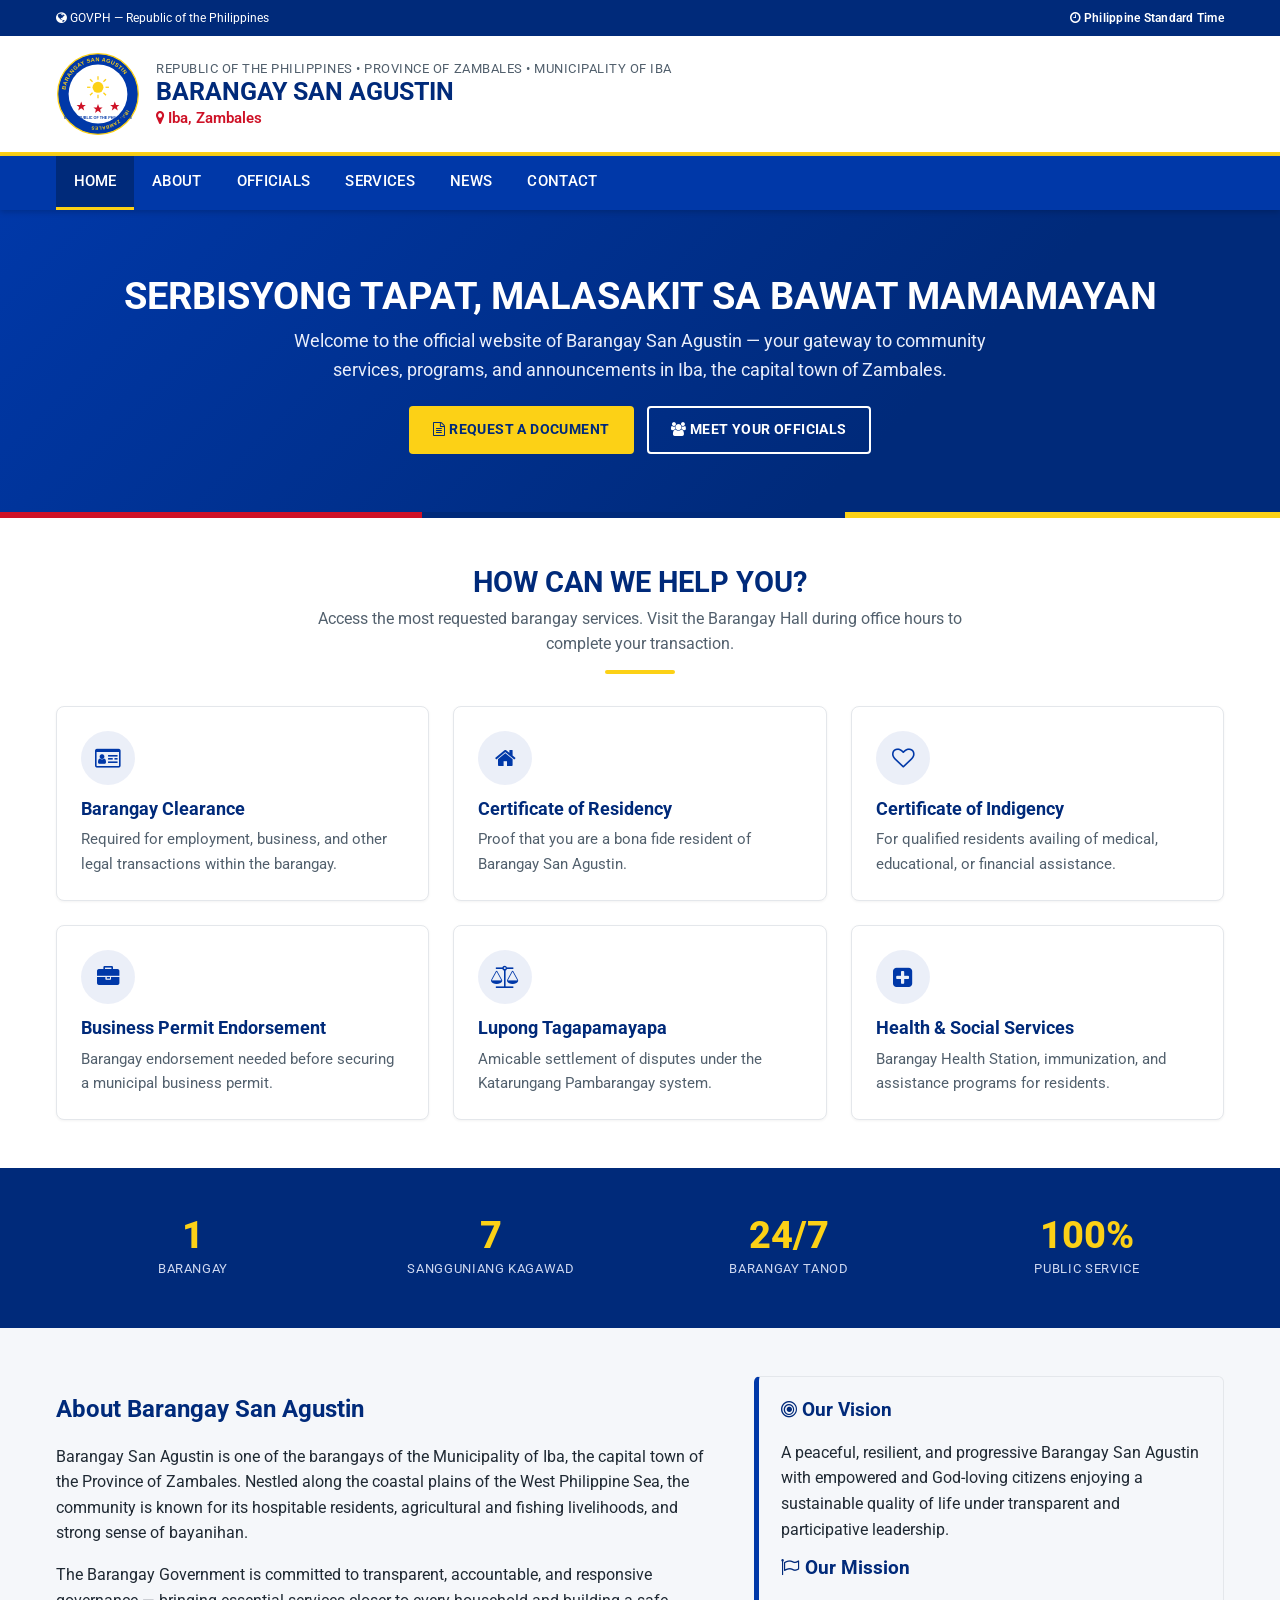
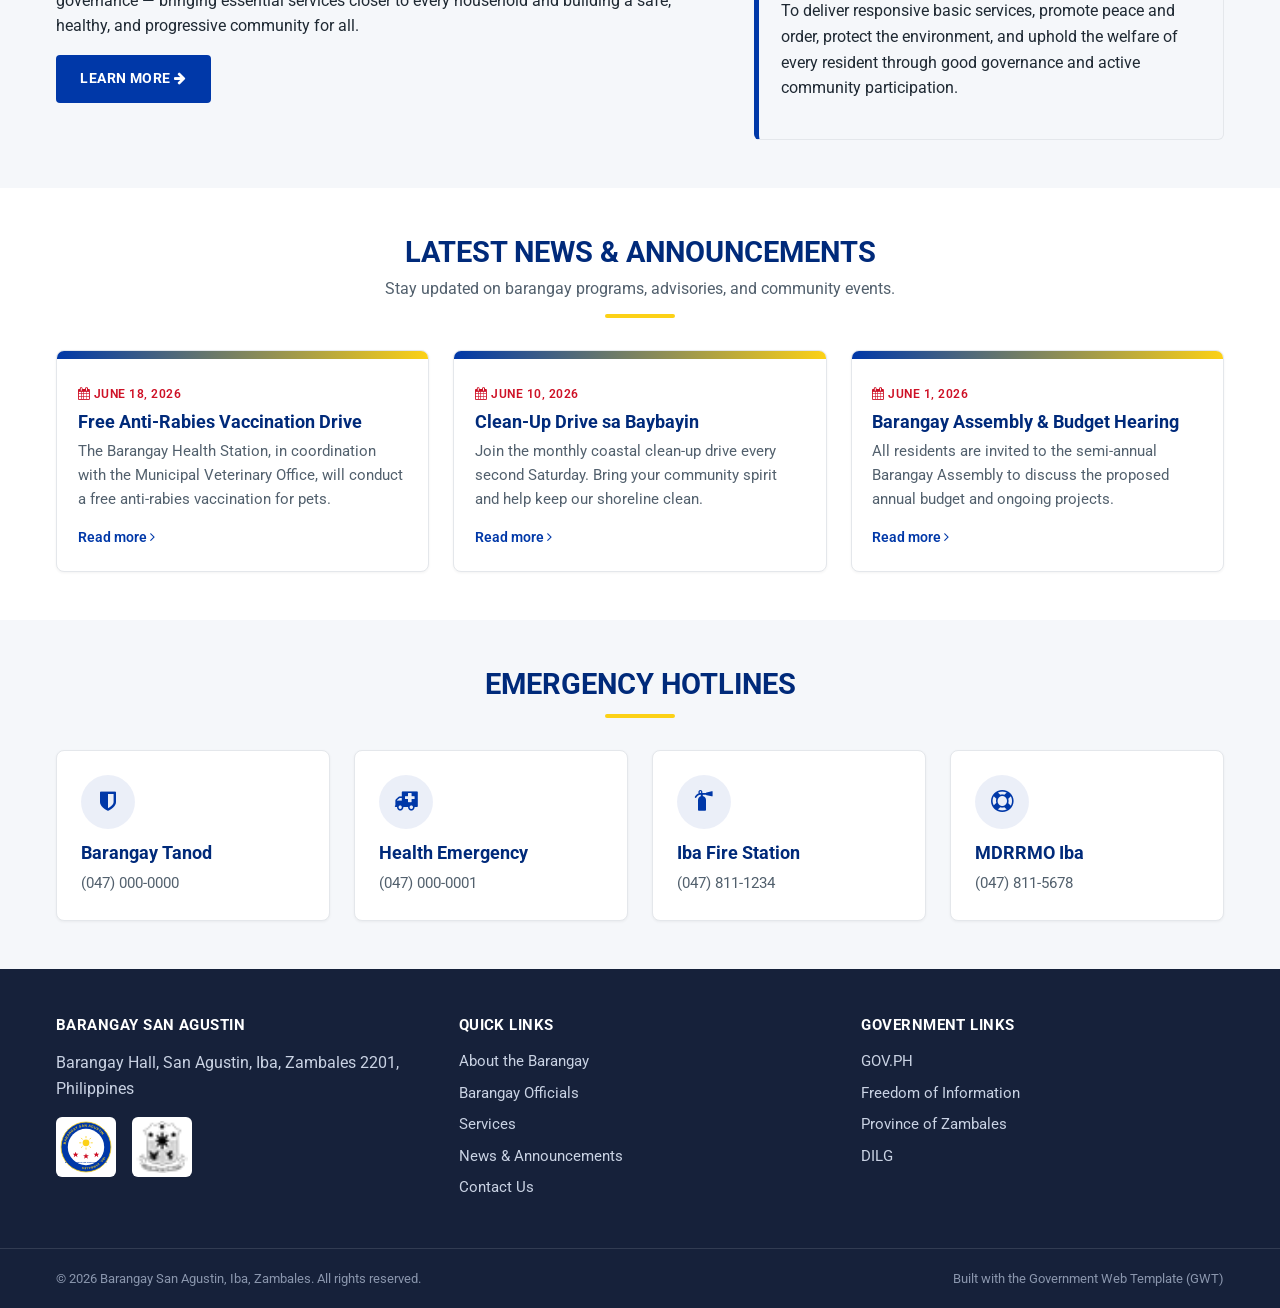
<file: barangay-san-agustin/index.html>
<!DOCTYPE html>
<html lang="en">
<head>
  <meta charset="utf-8">
  <meta name="viewport" content="width=device-width, initial-scale=1">
  <title>Barangay San Agustin, Iba, Zambales — Official Website</title>
  <meta name="description" content="Official website of Barangay San Agustin, Iba, Zambales. Serbisyong tapat, malasakit sa bawat mamamayan.">
  <link rel="icon" href="assets/img/favicon.ico">
  <link rel="stylesheet" href="https://cdnjs.cloudflare.com/ajax/libs/font-awesome/4.7.0/css/font-awesome.min.css">
  <link rel="stylesheet" href="https://fonts.googleapis.com/css?family=Roboto:300,400,500,700,800">
  <link rel="stylesheet" href="assets/css/site.css">
</head>
<body>

  <!-- Government utility strip -->
  <div class="gov-strip">
    <div class="container">
      <span><i class="fa fa-globe"></i> GOVPH &mdash; Republic of the Philippines</span>
      <span class="pst"><i class="fa fa-clock-o"></i> Philippine Standard Time</span>
    </div>
  </div>

  <!-- Masthead -->
  <header class="masthead">
    <div class="container">
      <div class="seal"><img src="assets/img/barangay-seal.svg" alt="Seal of Barangay San Agustin"></div>
      <div class="titles">
        <p class="republic">Republic of the Philippines &bull; Province of Zambales &bull; Municipality of Iba</p>
        <h1 class="agency">Barangay San Agustin</h1>
        <p class="place"><i class="fa fa-map-marker"></i> Iba, Zambales</p>
      </div>
    </div>
  </header>

  <!-- Navigation -->
  <nav class="navbar">
    <div class="container">
      <button class="nav-toggle" aria-label="Toggle menu" onclick="document.getElementById('menu').classList.toggle('open')"><i class="fa fa-bars"></i></button>
      <ul id="menu">
        <li><a class="active" href="index.html">Home</a></li>
        <li><a href="about.html">About</a></li>
        <li><a href="officials.html">Officials</a></li>
        <li><a href="services.html">Services</a></li>
        <li><a href="news.html">News</a></li>
        <li><a href="contact.html">Contact</a></li>
      </ul>
    </div>
  </nav>

  <!-- Hero -->
  <section class="hero">
    <div class="container">
      <h1>Serbisyong Tapat, Malasakit sa Bawat Mamamayan</h1>
      <p>Welcome to the official website of Barangay San Agustin &mdash; your gateway to community services, programs, and announcements in Iba, the capital town of Zambales.</p>
      <div class="btn-row">
        <a class="btn" href="services.html"><i class="fa fa-file-text-o"></i> Request a Document</a>
        <a class="btn btn-outline" href="officials.html"><i class="fa fa-users"></i> Meet Your Officials</a>
      </div>
    </div>
  </section>

  <!-- Quick services -->
  <section class="section">
    <div class="container">
      <div class="section-head">
        <h2>How Can We Help You?</h2>
        <p class="lead">Access the most requested barangay services. Visit the Barangay Hall during office hours to complete your transaction.</p>
      </div>
      <div class="grid grid-3">
        <div class="card">
          <div class="icon"><i class="fa fa-id-card-o"></i></div>
          <h3>Barangay Clearance</h3>
          <p>Required for employment, business, and other legal transactions within the barangay.</p>
        </div>
        <div class="card">
          <div class="icon"><i class="fa fa-home"></i></div>
          <h3>Certificate of Residency</h3>
          <p>Proof that you are a bona fide resident of Barangay San Agustin.</p>
        </div>
        <div class="card">
          <div class="icon"><i class="fa fa-heart-o"></i></div>
          <h3>Certificate of Indigency</h3>
          <p>For qualified residents availing of medical, educational, or financial assistance.</p>
        </div>
        <div class="card">
          <div class="icon"><i class="fa fa-briefcase"></i></div>
          <h3>Business Permit Endorsement</h3>
          <p>Barangay endorsement needed before securing a municipal business permit.</p>
        </div>
        <div class="card">
          <div class="icon"><i class="fa fa-balance-scale"></i></div>
          <h3>Lupong Tagapamayapa</h3>
          <p>Amicable settlement of disputes under the Katarungang Pambarangay system.</p>
        </div>
        <div class="card">
          <div class="icon"><i class="fa fa-plus-square"></i></div>
          <h3>Health &amp; Social Services</h3>
          <p>Barangay Health Station, immunization, and assistance programs for residents.</p>
        </div>
      </div>
    </div>
  </section>

  <!-- Stats -->
  <section class="section stats">
    <div class="container">
      <div class="grid grid-4">
        <div class="stat"><span class="num">1</span><span class="label">Barangay</span></div>
        <div class="stat"><span class="num">7</span><span class="label">Sangguniang Kagawad</span></div>
        <div class="stat"><span class="num">24/7</span><span class="label">Barangay Tanod</span></div>
        <div class="stat"><span class="num">100%</span><span class="label">Public Service</span></div>
      </div>
    </div>
  </section>

  <!-- About preview -->
  <section class="section alt">
    <div class="container">
      <div class="two-col">
        <div class="prose">
          <h2>About Barangay San Agustin</h2>
          <p>Barangay San Agustin is one of the barangays of the Municipality of Iba, the capital town of the Province of Zambales. Nestled along the coastal plains of the West Philippine Sea, the community is known for its hospitable residents, agricultural and fishing livelihoods, and strong sense of bayanihan.</p>
          <p>The Barangay Government is committed to transparent, accountable, and responsive governance &mdash; bringing essential services closer to every household and building a safe, healthy, and progressive community for all.</p>
          <p><a class="btn btn-blue" href="about.html">Learn More <i class="fa fa-arrow-right"></i></a></p>
        </div>
        <div class="panel">
          <h3><i class="fa fa-bullseye"></i> Our Vision</h3>
          <p>A peaceful, resilient, and progressive Barangay San Agustin with empowered and God-loving citizens enjoying a sustainable quality of life under transparent and participative leadership.</p>
          <h3><i class="fa fa-flag-o"></i> Our Mission</h3>
          <p>To deliver responsive basic services, promote peace and order, protect the environment, and uphold the welfare of every resident through good governance and active community participation.</p>
        </div>
      </div>
    </div>
  </section>

  <!-- News preview -->
  <section class="section">
    <div class="container">
      <div class="section-head">
        <h2>Latest News &amp; Announcements</h2>
        <p class="lead">Stay updated on barangay programs, advisories, and community events.</p>
      </div>
      <div class="grid grid-3">
        <article class="news-item">
          <div class="thumb"></div>
          <div class="body">
            <span class="date"><i class="fa fa-calendar"></i> June 18, 2026</span>
            <h3>Free Anti-Rabies Vaccination Drive</h3>
            <p>The Barangay Health Station, in coordination with the Municipal Veterinary Office, will conduct a free anti-rabies vaccination for pets.</p>
            <a class="more" href="news.html">Read more <i class="fa fa-angle-right"></i></a>
          </div>
        </article>
        <article class="news-item">
          <div class="thumb"></div>
          <div class="body">
            <span class="date"><i class="fa fa-calendar"></i> June 10, 2026</span>
            <h3>Clean-Up Drive sa Baybayin</h3>
            <p>Join the monthly coastal clean-up drive every second Saturday. Bring your community spirit and help keep our shoreline clean.</p>
            <a class="more" href="news.html">Read more <i class="fa fa-angle-right"></i></a>
          </div>
        </article>
        <article class="news-item">
          <div class="thumb"></div>
          <div class="body">
            <span class="date"><i class="fa fa-calendar"></i> June 1, 2026</span>
            <h3>Barangay Assembly &amp; Budget Hearing</h3>
            <p>All residents are invited to the semi-annual Barangay Assembly to discuss the proposed annual budget and ongoing projects.</p>
            <a class="more" href="news.html">Read more <i class="fa fa-angle-right"></i></a>
          </div>
        </article>
      </div>
    </div>
  </section>

  <!-- Emergency / hotlines -->
  <section class="section alt">
    <div class="container">
      <div class="section-head"><h2>Emergency Hotlines</h2></div>
      <div class="grid grid-4">
        <div class="card"><div class="icon"><i class="fa fa-shield"></i></div><h3>Barangay Tanod</h3><p>(047) 000-0000</p></div>
        <div class="card"><div class="icon"><i class="fa fa-ambulance"></i></div><h3>Health Emergency</h3><p>(047) 000-0001</p></div>
        <div class="card"><div class="icon"><i class="fa fa-fire-extinguisher"></i></div><h3>Iba Fire Station</h3><p>(047) 811-1234</p></div>
        <div class="card"><div class="icon"><i class="fa fa-life-ring"></i></div><h3>MDRRMO Iba</h3><p>(047) 811-5678</p></div>
      </div>
    </div>
  </section>

  <!-- Footer -->
  <footer class="site-footer">
    <div class="container">
      <div class="grid grid-3">
        <div>
          <h4>Barangay San Agustin</h4>
          <p>Barangay Hall, San Agustin, Iba, Zambales 2201, Philippines</p>
          <div class="footer-seals">
            <img src="assets/img/barangay-seal.svg" alt="Barangay Seal">
            <img src="assets/img/seal-govph.png" alt="GOVPH Seal">
          </div>
        </div>
        <div>
          <h4>Quick Links</h4>
          <ul>
            <li><a href="about.html">About the Barangay</a></li>
            <li><a href="officials.html">Barangay Officials</a></li>
            <li><a href="services.html">Services</a></li>
            <li><a href="news.html">News &amp; Announcements</a></li>
            <li><a href="contact.html">Contact Us</a></li>
          </ul>
        </div>
        <div>
          <h4>Government Links</h4>
          <ul>
            <li><a href="https://www.gov.ph" target="_blank" rel="noopener">GOV.PH</a></li>
            <li><a href="https://www.foi.gov.ph" target="_blank" rel="noopener">Freedom of Information</a></li>
            <li><a href="https://zambales.gov.ph" target="_blank" rel="noopener">Province of Zambales</a></li>
            <li><a href="https://www.dilg.gov.ph" target="_blank" rel="noopener">DILG</a></li>
          </ul>
        </div>
      </div>
    </div>
    <div class="footer-bottom">
      <div class="container">
        <span>&copy; 2026 Barangay San Agustin, Iba, Zambales. All rights reserved.</span>
        <span>Built with the Government Web Template (GWT)</span>
      </div>
    </div>
  </footer>

</body>
</html>
</file>
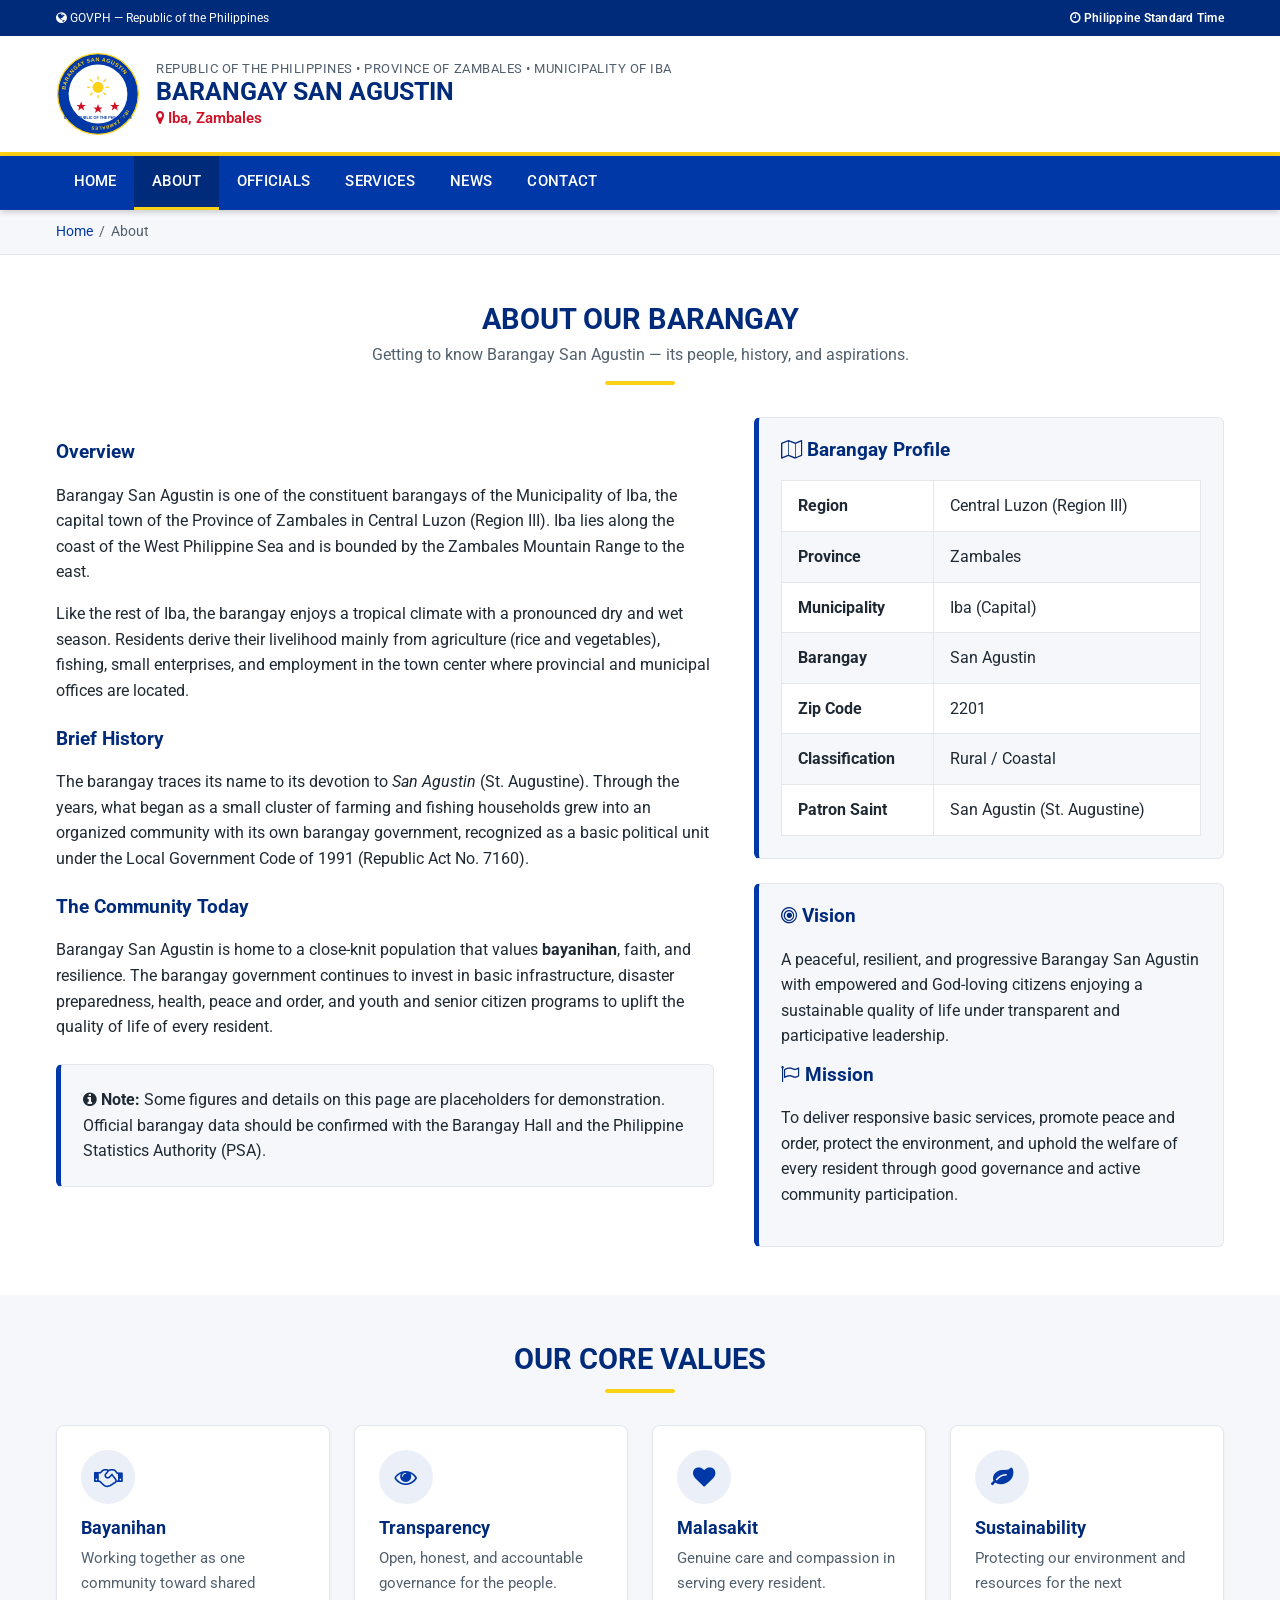
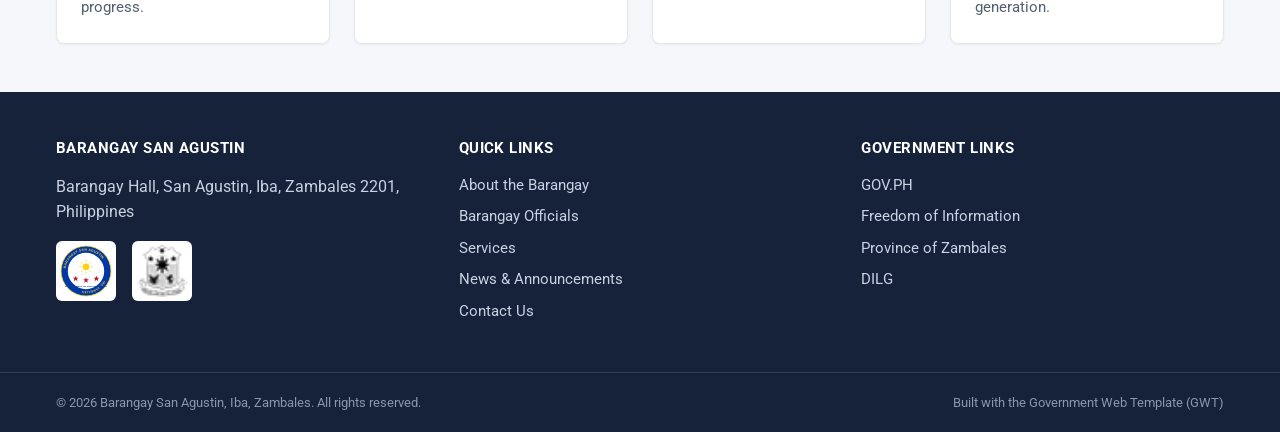
<file: barangay-san-agustin/about.html>
<!DOCTYPE html>
<html lang="en">
<head>
  <meta charset="utf-8">
  <meta name="viewport" content="width=device-width, initial-scale=1">
  <title>About — Barangay San Agustin, Iba, Zambales</title>
  <meta name="description" content="History, vision, mission, and profile of Barangay San Agustin, Iba, Zambales.">
  <link rel="icon" href="assets/img/favicon.ico">
  <link rel="stylesheet" href="https://cdnjs.cloudflare.com/ajax/libs/font-awesome/4.7.0/css/font-awesome.min.css">
  <link rel="stylesheet" href="https://fonts.googleapis.com/css?family=Roboto:300,400,500,700,800">
  <link rel="stylesheet" href="assets/css/site.css">
</head>
<body>

  <div class="gov-strip">
    <div class="container">
      <span><i class="fa fa-globe"></i> GOVPH &mdash; Republic of the Philippines</span>
      <span class="pst"><i class="fa fa-clock-o"></i> Philippine Standard Time</span>
    </div>
  </div>

  <header class="masthead">
    <div class="container">
      <div class="seal"><img src="assets/img/barangay-seal.svg" alt="Seal of Barangay San Agustin"></div>
      <div class="titles">
        <p class="republic">Republic of the Philippines &bull; Province of Zambales &bull; Municipality of Iba</p>
        <h1 class="agency">Barangay San Agustin</h1>
        <p class="place"><i class="fa fa-map-marker"></i> Iba, Zambales</p>
      </div>
    </div>
  </header>

  <nav class="navbar">
    <div class="container">
      <button class="nav-toggle" aria-label="Toggle menu" onclick="document.getElementById('menu').classList.toggle('open')"><i class="fa fa-bars"></i></button>
      <ul id="menu">
        <li><a href="index.html">Home</a></li>
        <li><a class="active" href="about.html">About</a></li>
        <li><a href="officials.html">Officials</a></li>
        <li><a href="services.html">Services</a></li>
        <li><a href="news.html">News</a></li>
        <li><a href="contact.html">Contact</a></li>
      </ul>
    </div>
  </nav>

  <div class="crumbs"><div class="container"><a href="index.html">Home</a> &nbsp;/&nbsp; About</div></div>

  <section class="section">
    <div class="container">
      <div class="section-head">
        <h2>About Our Barangay</h2>
        <p class="lead">Getting to know Barangay San Agustin &mdash; its people, history, and aspirations.</p>
      </div>

      <div class="two-col">
        <div class="prose">
          <h3>Overview</h3>
          <p>Barangay San Agustin is one of the constituent barangays of the Municipality of Iba, the capital town of the Province of Zambales in Central Luzon (Region III). Iba lies along the coast of the West Philippine Sea and is bounded by the Zambales Mountain Range to the east.</p>
          <p>Like the rest of Iba, the barangay enjoys a tropical climate with a pronounced dry and wet season. Residents derive their livelihood mainly from agriculture (rice and vegetables), fishing, small enterprises, and employment in the town center where provincial and municipal offices are located.</p>

          <h3>Brief History</h3>
          <p>The barangay traces its name to its devotion to <em>San Agustin</em> (St. Augustine). Through the years, what began as a small cluster of farming and fishing households grew into an organized community with its own barangay government, recognized as a basic political unit under the Local Government Code of 1991 (Republic Act No. 7160).</p>

          <h3>The Community Today</h3>
          <p>Barangay San Agustin is home to a close-knit population that values <strong>bayanihan</strong>, faith, and resilience. The barangay government continues to invest in basic infrastructure, disaster preparedness, health, peace and order, and youth and senior citizen programs to uplift the quality of life of every resident.</p>

          <p class="panel" style="margin-top:1.5rem;"><i class="fa fa-info-circle"></i> <strong>Note:</strong> Some figures and details on this page are placeholders for demonstration. Official barangay data should be confirmed with the Barangay Hall and the Philippine Statistics Authority (PSA).</p>
        </div>

        <div>
          <div class="panel" style="margin-bottom:1.5rem;">
            <h3><i class="fa fa-map-o"></i> Barangay Profile</h3>
            <table class="gov">
              <tbody>
                <tr><th>Region</th><td>Central Luzon (Region III)</td></tr>
                <tr><th>Province</th><td>Zambales</td></tr>
                <tr><th>Municipality</th><td>Iba (Capital)</td></tr>
                <tr><th>Barangay</th><td>San Agustin</td></tr>
                <tr><th>Zip Code</th><td>2201</td></tr>
                <tr><th>Classification</th><td>Rural / Coastal</td></tr>
                <tr><th>Patron Saint</th><td>San Agustin (St. Augustine)</td></tr>
              </tbody>
            </table>
          </div>

          <div class="panel">
            <h3><i class="fa fa-bullseye"></i> Vision</h3>
            <p>A peaceful, resilient, and progressive Barangay San Agustin with empowered and God-loving citizens enjoying a sustainable quality of life under transparent and participative leadership.</p>
            <h3><i class="fa fa-flag-o"></i> Mission</h3>
            <p>To deliver responsive basic services, promote peace and order, protect the environment, and uphold the welfare of every resident through good governance and active community participation.</p>
          </div>
        </div>
      </div>
    </div>
  </section>

  <section class="section alt">
    <div class="container">
      <div class="section-head"><h2>Our Core Values</h2></div>
      <div class="grid grid-4">
        <div class="card"><div class="icon"><i class="fa fa-handshake-o"></i></div><h3>Bayanihan</h3><p>Working together as one community toward shared progress.</p></div>
        <div class="card"><div class="icon"><i class="fa fa-eye"></i></div><h3>Transparency</h3><p>Open, honest, and accountable governance for the people.</p></div>
        <div class="card"><div class="icon"><i class="fa fa-heart"></i></div><h3>Malasakit</h3><p>Genuine care and compassion in serving every resident.</p></div>
        <div class="card"><div class="icon"><i class="fa fa-leaf"></i></div><h3>Sustainability</h3><p>Protecting our environment and resources for the next generation.</p></div>
      </div>
    </div>
  </section>

  <footer class="site-footer">
    <div class="container">
      <div class="grid grid-3">
        <div>
          <h4>Barangay San Agustin</h4>
          <p>Barangay Hall, San Agustin, Iba, Zambales 2201, Philippines</p>
          <div class="footer-seals">
            <img src="assets/img/barangay-seal.svg" alt="Barangay Seal">
            <img src="assets/img/seal-govph.png" alt="GOVPH Seal">
          </div>
        </div>
        <div>
          <h4>Quick Links</h4>
          <ul>
            <li><a href="about.html">About the Barangay</a></li>
            <li><a href="officials.html">Barangay Officials</a></li>
            <li><a href="services.html">Services</a></li>
            <li><a href="news.html">News &amp; Announcements</a></li>
            <li><a href="contact.html">Contact Us</a></li>
          </ul>
        </div>
        <div>
          <h4>Government Links</h4>
          <ul>
            <li><a href="https://www.gov.ph" target="_blank" rel="noopener">GOV.PH</a></li>
            <li><a href="https://www.foi.gov.ph" target="_blank" rel="noopener">Freedom of Information</a></li>
            <li><a href="https://zambales.gov.ph" target="_blank" rel="noopener">Province of Zambales</a></li>
            <li><a href="https://www.dilg.gov.ph" target="_blank" rel="noopener">DILG</a></li>
          </ul>
        </div>
      </div>
    </div>
    <div class="footer-bottom">
      <div class="container">
        <span>&copy; 2026 Barangay San Agustin, Iba, Zambales. All rights reserved.</span>
        <span>Built with the Government Web Template (GWT)</span>
      </div>
    </div>
  </footer>

</body>
</html>
</file>
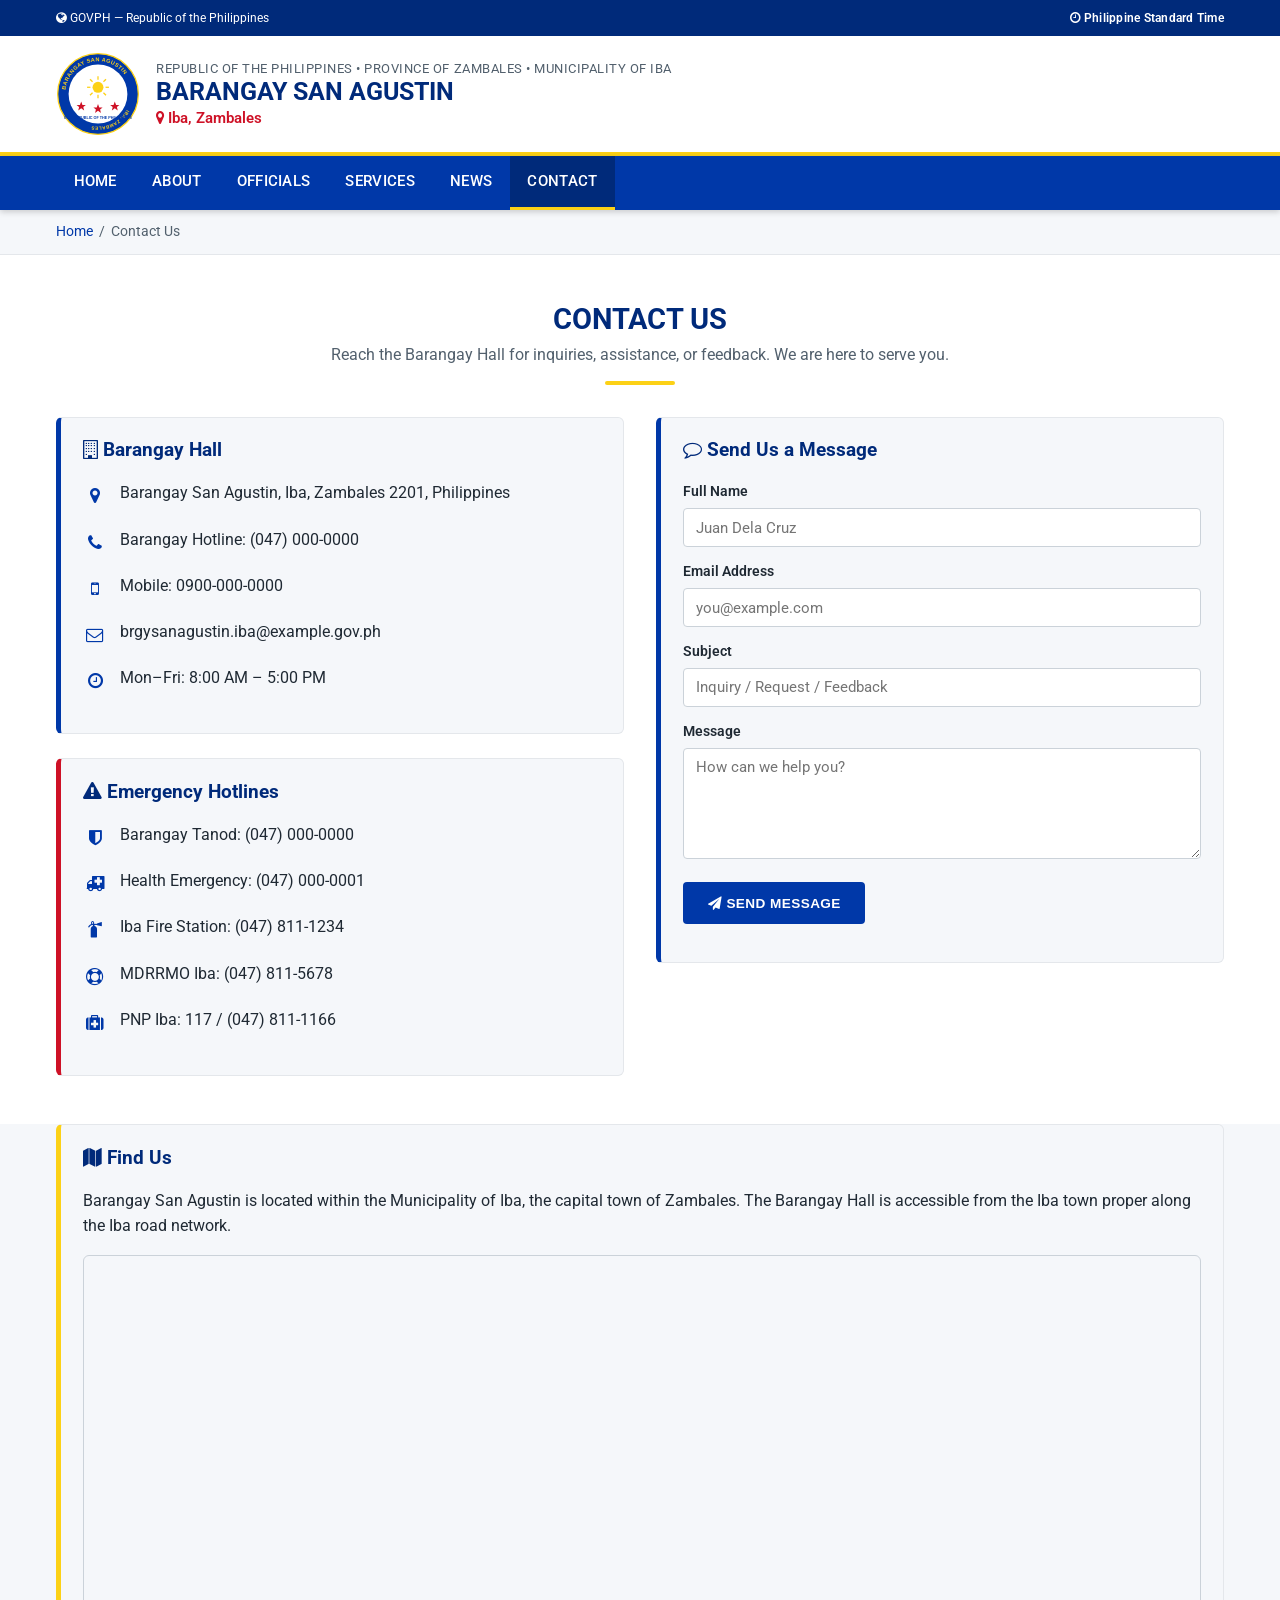
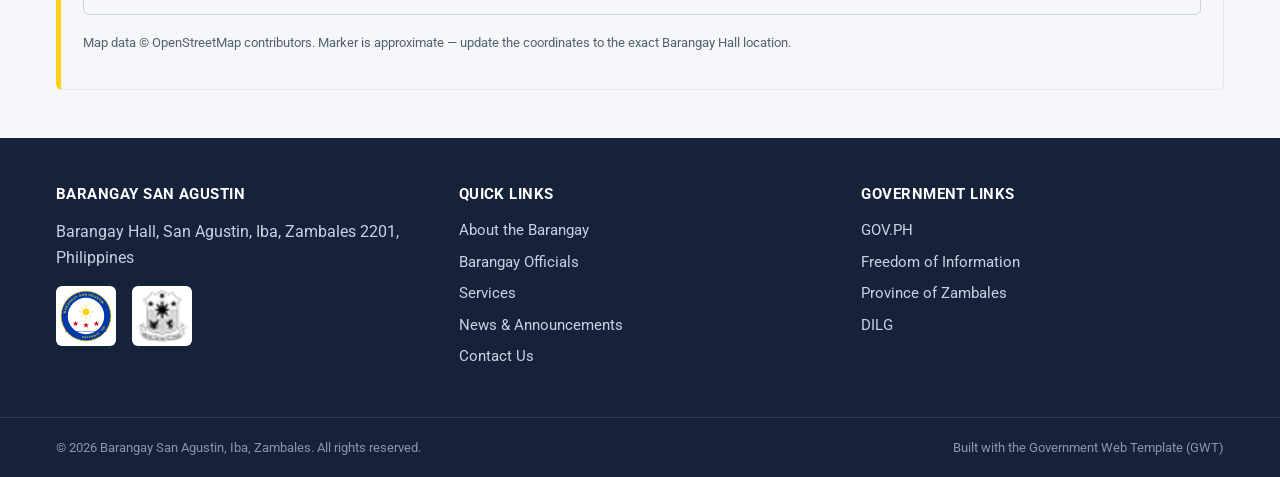
<file: barangay-san-agustin/contact.html>
<!DOCTYPE html>
<html lang="en">
<head>
  <meta charset="utf-8">
  <meta name="viewport" content="width=device-width, initial-scale=1">
  <title>Contact Us — Barangay San Agustin, Iba, Zambales</title>
  <meta name="description" content="Contact details, location, and feedback form for Barangay San Agustin, Iba, Zambales.">
  <link rel="icon" href="assets/img/favicon.ico">
  <link rel="stylesheet" href="https://cdnjs.cloudflare.com/ajax/libs/font-awesome/4.7.0/css/font-awesome.min.css">
  <link rel="stylesheet" href="https://fonts.googleapis.com/css?family=Roboto:300,400,500,700,800">
  <link rel="stylesheet" href="assets/css/site.css">
</head>
<body>

  <div class="gov-strip">
    <div class="container">
      <span><i class="fa fa-globe"></i> GOVPH &mdash; Republic of the Philippines</span>
      <span class="pst"><i class="fa fa-clock-o"></i> Philippine Standard Time</span>
    </div>
  </div>

  <header class="masthead">
    <div class="container">
      <div class="seal"><img src="assets/img/barangay-seal.svg" alt="Seal of Barangay San Agustin"></div>
      <div class="titles">
        <p class="republic">Republic of the Philippines &bull; Province of Zambales &bull; Municipality of Iba</p>
        <h1 class="agency">Barangay San Agustin</h1>
        <p class="place"><i class="fa fa-map-marker"></i> Iba, Zambales</p>
      </div>
    </div>
  </header>

  <nav class="navbar">
    <div class="container">
      <button class="nav-toggle" aria-label="Toggle menu" onclick="document.getElementById('menu').classList.toggle('open')"><i class="fa fa-bars"></i></button>
      <ul id="menu">
        <li><a href="index.html">Home</a></li>
        <li><a href="about.html">About</a></li>
        <li><a href="officials.html">Officials</a></li>
        <li><a href="services.html">Services</a></li>
        <li><a href="news.html">News</a></li>
        <li><a class="active" href="contact.html">Contact</a></li>
      </ul>
    </div>
  </nav>

  <div class="crumbs"><div class="container"><a href="index.html">Home</a> &nbsp;/&nbsp; Contact Us</div></div>

  <section class="section">
    <div class="container">
      <div class="section-head">
        <h2>Contact Us</h2>
        <p class="lead">Reach the Barangay Hall for inquiries, assistance, or feedback. We are here to serve you.</p>
      </div>

      <div class="contact-grid">
        <div>
          <div class="panel">
            <h3><i class="fa fa-building-o"></i> Barangay Hall</h3>
            <div class="info-line"><span class="i"><i class="fa fa-map-marker"></i></span><span>Barangay San Agustin, Iba, Zambales 2201, Philippines</span></div>
            <div class="info-line"><span class="i"><i class="fa fa-phone"></i></span><span>Barangay Hotline: (047) 000-0000</span></div>
            <div class="info-line"><span class="i"><i class="fa fa-mobile"></i></span><span>Mobile: 0900-000-0000</span></div>
            <div class="info-line"><span class="i"><i class="fa fa-envelope-o"></i></span><span>brgysanagustin.iba@example.gov.ph</span></div>
            <div class="info-line"><span class="i"><i class="fa fa-clock-o"></i></span><span>Mon&ndash;Fri: 8:00 AM &ndash; 5:00 PM</span></div>
          </div>

          <div class="panel" style="margin-top:1.5rem;border-left-color:#ce1126;">
            <h3><i class="fa fa-exclamation-triangle"></i> Emergency Hotlines</h3>
            <div class="info-line"><span class="i"><i class="fa fa-shield"></i></span><span>Barangay Tanod: (047) 000-0000</span></div>
            <div class="info-line"><span class="i"><i class="fa fa-ambulance"></i></span><span>Health Emergency: (047) 000-0001</span></div>
            <div class="info-line"><span class="i"><i class="fa fa-fire-extinguisher"></i></span><span>Iba Fire Station: (047) 811-1234</span></div>
            <div class="info-line"><span class="i"><i class="fa fa-life-ring"></i></span><span>MDRRMO Iba: (047) 811-5678</span></div>
            <div class="info-line"><span class="i"><i class="fa fa-medkit"></i></span><span>PNP Iba: 117 / (047) 811-1166</span></div>
          </div>
        </div>

        <div>
          <div class="panel">
            <h3><i class="fa fa-comment-o"></i> Send Us a Message</h3>
            <form class="gov" onsubmit="event.preventDefault(); this.reset(); document.getElementById('formNote').style.display='block';">
              <label for="name">Full Name</label>
              <input type="text" id="name" name="name" placeholder="Juan Dela Cruz" required>

              <label for="email">Email Address</label>
              <input type="email" id="email" name="email" placeholder="you@example.com" required>

              <label for="subject">Subject</label>
              <input type="text" id="subject" name="subject" placeholder="Inquiry / Request / Feedback" required>

              <label for="message">Message</label>
              <textarea id="message" name="message" rows="5" placeholder="How can we help you?" required></textarea>

              <p style="margin-top:1rem;"><button class="btn btn-blue" type="submit"><i class="fa fa-paper-plane"></i> Send Message</button></p>
              <p id="formNote" class="panel" style="display:none;border-left-color:#2e7d32;background:#eef7ee;">
                <i class="fa fa-check-circle"></i> Thank you! This is a demonstration form &mdash; connect it to your barangay email or a form service to receive messages.
              </p>
            </form>
          </div>
        </div>
      </div>
    </div>
  </section>

  <section class="section alt" style="padding-top:0;">
    <div class="container">
      <div class="panel" style="border-left-color:#fcd116;">
        <h3><i class="fa fa-map"></i> Find Us</h3>
        <p>Barangay San Agustin is located within the Municipality of Iba, the capital town of Zambales. The Barangay Hall is accessible from the Iba town proper along the Iba road network.</p>
        <iframe
          title="Map of Iba, Zambales"
          src="https://www.openstreetmap.org/export/embed.html?bbox=119.95%2C15.31%2C120.02%2C15.36&amp;layer=mapnik&amp;marker=15.3286%2C119.9789"
          style="width:100%;height:360px;border:1px solid #cbd2d9;border-radius:6px;"
          loading="lazy"></iframe>
        <p style="font-size:0.82rem;color:#52606d;margin-top:0.6rem;">Map data &copy; OpenStreetMap contributors. Marker is approximate &mdash; update the coordinates to the exact Barangay Hall location.</p>
      </div>
    </div>
  </section>

  <footer class="site-footer">
    <div class="container">
      <div class="grid grid-3">
        <div>
          <h4>Barangay San Agustin</h4>
          <p>Barangay Hall, San Agustin, Iba, Zambales 2201, Philippines</p>
          <div class="footer-seals">
            <img src="assets/img/barangay-seal.svg" alt="Barangay Seal">
            <img src="assets/img/seal-govph.png" alt="GOVPH Seal">
          </div>
        </div>
        <div>
          <h4>Quick Links</h4>
          <ul>
            <li><a href="about.html">About the Barangay</a></li>
            <li><a href="officials.html">Barangay Officials</a></li>
            <li><a href="services.html">Services</a></li>
            <li><a href="news.html">News &amp; Announcements</a></li>
            <li><a href="contact.html">Contact Us</a></li>
          </ul>
        </div>
        <div>
          <h4>Government Links</h4>
          <ul>
            <li><a href="https://www.gov.ph" target="_blank" rel="noopener">GOV.PH</a></li>
            <li><a href="https://www.foi.gov.ph" target="_blank" rel="noopener">Freedom of Information</a></li>
            <li><a href="https://zambales.gov.ph" target="_blank" rel="noopener">Province of Zambales</a></li>
            <li><a href="https://www.dilg.gov.ph" target="_blank" rel="noopener">DILG</a></li>
          </ul>
        </div>
      </div>
    </div>
    <div class="footer-bottom">
      <div class="container">
        <span>&copy; 2026 Barangay San Agustin, Iba, Zambales. All rights reserved.</span>
        <span>Built with the Government Web Template (GWT)</span>
      </div>
    </div>
  </footer>

</body>
</html>
</file>
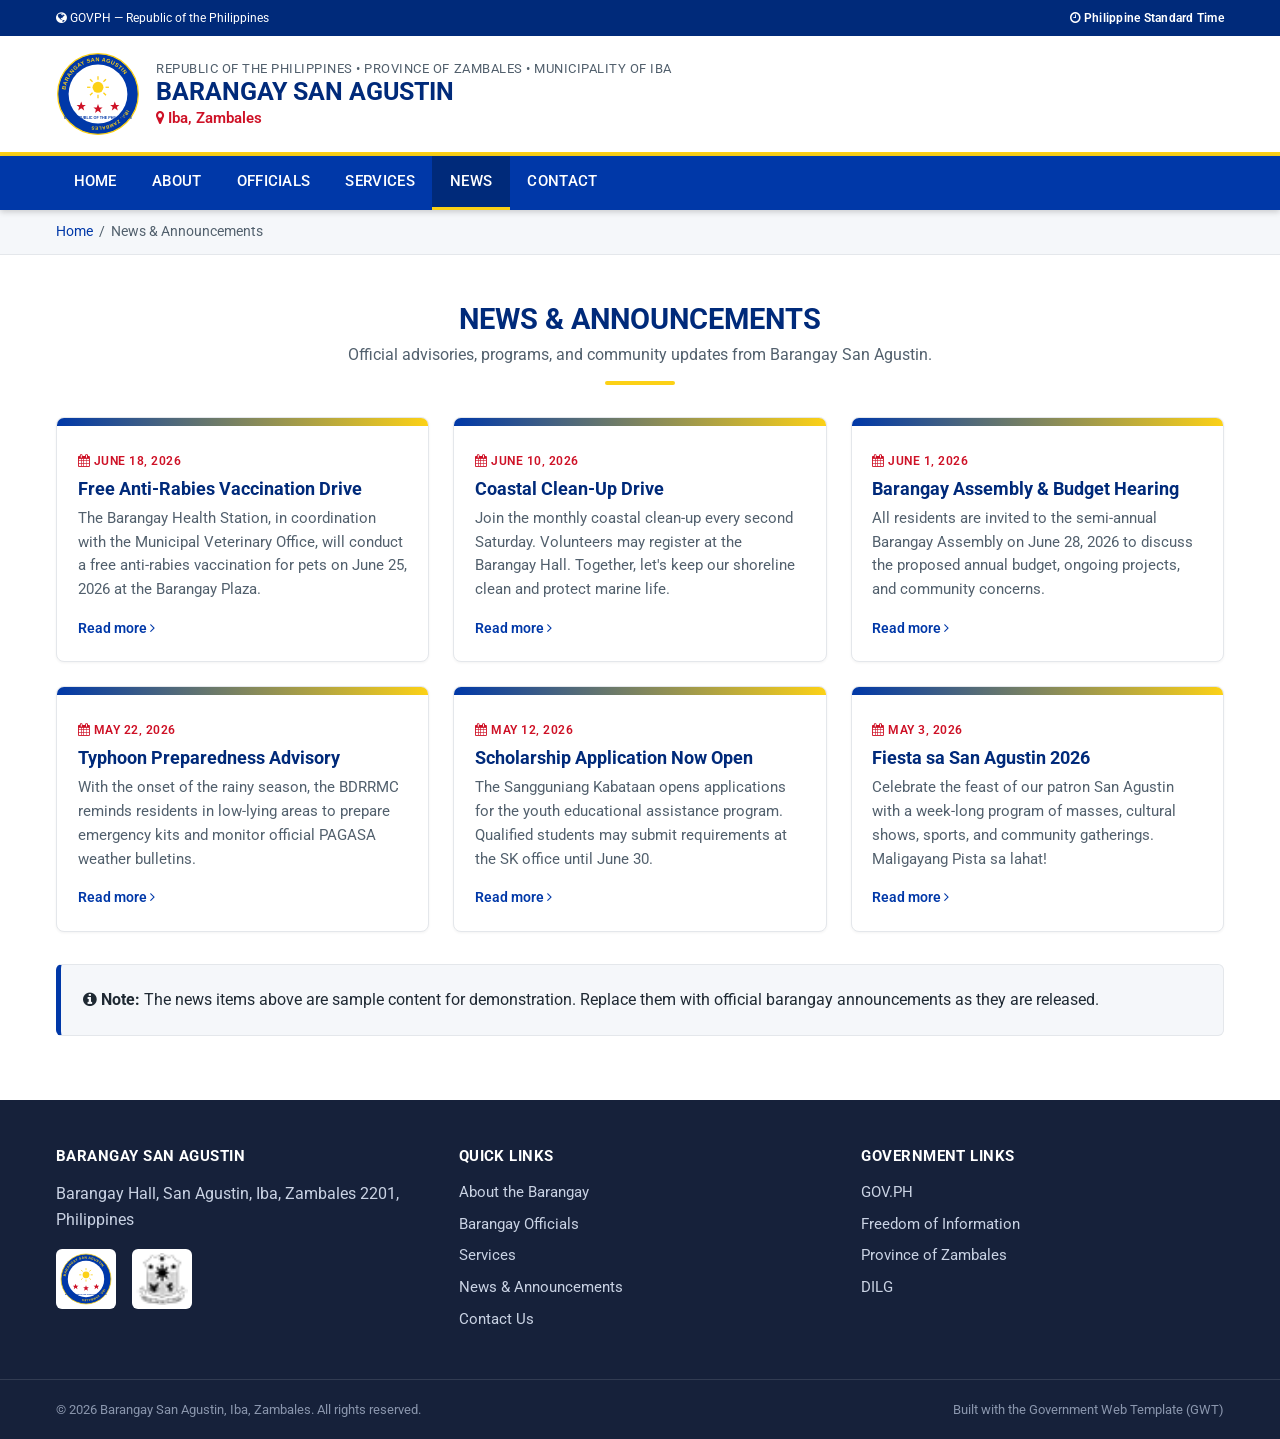
<file: barangay-san-agustin/news.html>
<!DOCTYPE html>
<html lang="en">
<head>
  <meta charset="utf-8">
  <meta name="viewport" content="width=device-width, initial-scale=1">
  <title>News &amp; Announcements — Barangay San Agustin, Iba, Zambales</title>
  <meta name="description" content="Latest news, advisories, and announcements from Barangay San Agustin, Iba, Zambales.">
  <link rel="icon" href="assets/img/favicon.ico">
  <link rel="stylesheet" href="https://cdnjs.cloudflare.com/ajax/libs/font-awesome/4.7.0/css/font-awesome.min.css">
  <link rel="stylesheet" href="https://fonts.googleapis.com/css?family=Roboto:300,400,500,700,800">
  <link rel="stylesheet" href="assets/css/site.css">
</head>
<body>

  <div class="gov-strip">
    <div class="container">
      <span><i class="fa fa-globe"></i> GOVPH &mdash; Republic of the Philippines</span>
      <span class="pst"><i class="fa fa-clock-o"></i> Philippine Standard Time</span>
    </div>
  </div>

  <header class="masthead">
    <div class="container">
      <div class="seal"><img src="assets/img/barangay-seal.svg" alt="Seal of Barangay San Agustin"></div>
      <div class="titles">
        <p class="republic">Republic of the Philippines &bull; Province of Zambales &bull; Municipality of Iba</p>
        <h1 class="agency">Barangay San Agustin</h1>
        <p class="place"><i class="fa fa-map-marker"></i> Iba, Zambales</p>
      </div>
    </div>
  </header>

  <nav class="navbar">
    <div class="container">
      <button class="nav-toggle" aria-label="Toggle menu" onclick="document.getElementById('menu').classList.toggle('open')"><i class="fa fa-bars"></i></button>
      <ul id="menu">
        <li><a href="index.html">Home</a></li>
        <li><a href="about.html">About</a></li>
        <li><a href="officials.html">Officials</a></li>
        <li><a href="services.html">Services</a></li>
        <li><a class="active" href="news.html">News</a></li>
        <li><a href="contact.html">Contact</a></li>
      </ul>
    </div>
  </nav>

  <div class="crumbs"><div class="container"><a href="index.html">Home</a> &nbsp;/&nbsp; News &amp; Announcements</div></div>

  <section class="section">
    <div class="container">
      <div class="section-head">
        <h2>News &amp; Announcements</h2>
        <p class="lead">Official advisories, programs, and community updates from Barangay San Agustin.</p>
      </div>

      <div class="grid grid-3">
        <article class="news-item">
          <div class="thumb"></div>
          <div class="body">
            <span class="date"><i class="fa fa-calendar"></i> June 18, 2026</span>
            <h3>Free Anti-Rabies Vaccination Drive</h3>
            <p>The Barangay Health Station, in coordination with the Municipal Veterinary Office, will conduct a free anti-rabies vaccination for pets on June 25, 2026 at the Barangay Plaza.</p>
            <a class="more" href="#">Read more <i class="fa fa-angle-right"></i></a>
          </div>
        </article>
        <article class="news-item">
          <div class="thumb"></div>
          <div class="body">
            <span class="date"><i class="fa fa-calendar"></i> June 10, 2026</span>
            <h3>Coastal Clean-Up Drive</h3>
            <p>Join the monthly coastal clean-up every second Saturday. Volunteers may register at the Barangay Hall. Together, let's keep our shoreline clean and protect marine life.</p>
            <a class="more" href="#">Read more <i class="fa fa-angle-right"></i></a>
          </div>
        </article>
        <article class="news-item">
          <div class="thumb"></div>
          <div class="body">
            <span class="date"><i class="fa fa-calendar"></i> June 1, 2026</span>
            <h3>Barangay Assembly &amp; Budget Hearing</h3>
            <p>All residents are invited to the semi-annual Barangay Assembly on June 28, 2026 to discuss the proposed annual budget, ongoing projects, and community concerns.</p>
            <a class="more" href="#">Read more <i class="fa fa-angle-right"></i></a>
          </div>
        </article>
        <article class="news-item">
          <div class="thumb"></div>
          <div class="body">
            <span class="date"><i class="fa fa-calendar"></i> May 22, 2026</span>
            <h3>Typhoon Preparedness Advisory</h3>
            <p>With the onset of the rainy season, the BDRRMC reminds residents in low-lying areas to prepare emergency kits and monitor official PAGASA weather bulletins.</p>
            <a class="more" href="#">Read more <i class="fa fa-angle-right"></i></a>
          </div>
        </article>
        <article class="news-item">
          <div class="thumb"></div>
          <div class="body">
            <span class="date"><i class="fa fa-calendar"></i> May 12, 2026</span>
            <h3>Scholarship Application Now Open</h3>
            <p>The Sangguniang Kabataan opens applications for the youth educational assistance program. Qualified students may submit requirements at the SK office until June 30.</p>
            <a class="more" href="#">Read more <i class="fa fa-angle-right"></i></a>
          </div>
        </article>
        <article class="news-item">
          <div class="thumb"></div>
          <div class="body">
            <span class="date"><i class="fa fa-calendar"></i> May 3, 2026</span>
            <h3>Fiesta sa San Agustin 2026</h3>
            <p>Celebrate the feast of our patron San Agustin with a week-long program of masses, cultural shows, sports, and community gatherings. Maligayang Pista sa lahat!</p>
            <a class="more" href="#">Read more <i class="fa fa-angle-right"></i></a>
          </div>
        </article>
      </div>

      <p class="panel" style="margin-top:2rem;"><i class="fa fa-info-circle"></i> <strong>Note:</strong> The news items above are sample content for demonstration. Replace them with official barangay announcements as they are released.</p>
    </div>
  </section>

  <footer class="site-footer">
    <div class="container">
      <div class="grid grid-3">
        <div>
          <h4>Barangay San Agustin</h4>
          <p>Barangay Hall, San Agustin, Iba, Zambales 2201, Philippines</p>
          <div class="footer-seals">
            <img src="assets/img/barangay-seal.svg" alt="Barangay Seal">
            <img src="assets/img/seal-govph.png" alt="GOVPH Seal">
          </div>
        </div>
        <div>
          <h4>Quick Links</h4>
          <ul>
            <li><a href="about.html">About the Barangay</a></li>
            <li><a href="officials.html">Barangay Officials</a></li>
            <li><a href="services.html">Services</a></li>
            <li><a href="news.html">News &amp; Announcements</a></li>
            <li><a href="contact.html">Contact Us</a></li>
          </ul>
        </div>
        <div>
          <h4>Government Links</h4>
          <ul>
            <li><a href="https://www.gov.ph" target="_blank" rel="noopener">GOV.PH</a></li>
            <li><a href="https://www.foi.gov.ph" target="_blank" rel="noopener">Freedom of Information</a></li>
            <li><a href="https://zambales.gov.ph" target="_blank" rel="noopener">Province of Zambales</a></li>
            <li><a href="https://www.dilg.gov.ph" target="_blank" rel="noopener">DILG</a></li>
          </ul>
        </div>
      </div>
    </div>
    <div class="footer-bottom">
      <div class="container">
        <span>&copy; 2026 Barangay San Agustin, Iba, Zambales. All rights reserved.</span>
        <span>Built with the Government Web Template (GWT)</span>
      </div>
    </div>
  </footer>

</body>
</html>
</file>
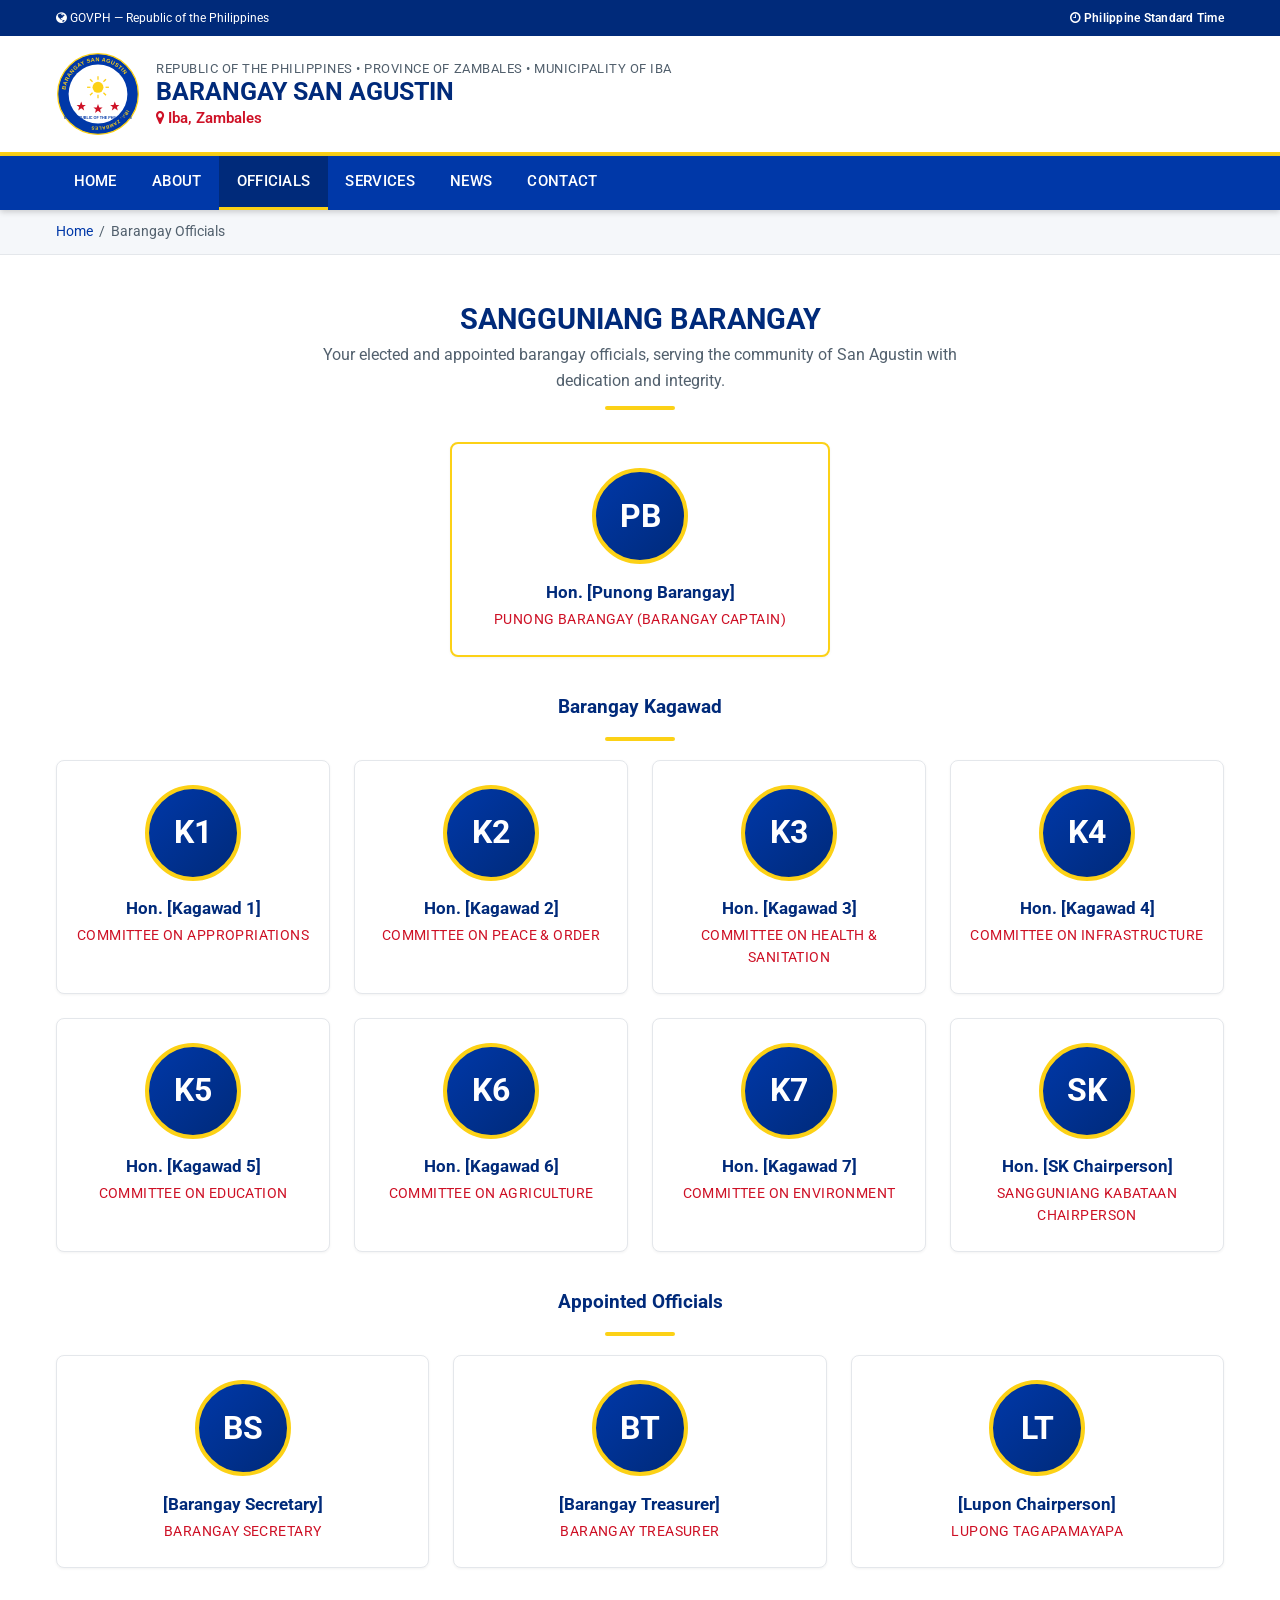
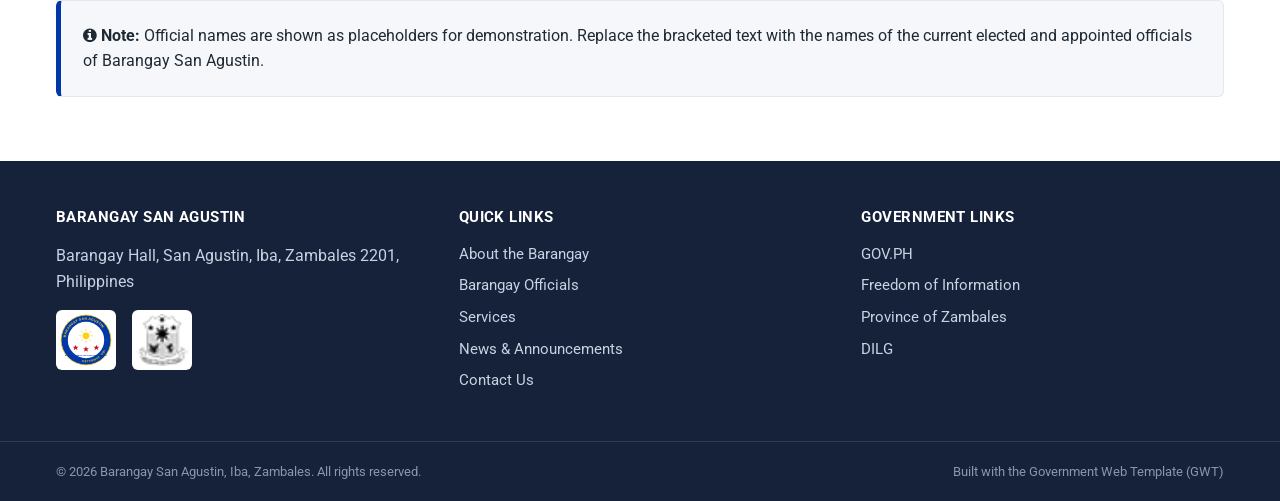
<file: barangay-san-agustin/officials.html>
<!DOCTYPE html>
<html lang="en">
<head>
  <meta charset="utf-8">
  <meta name="viewport" content="width=device-width, initial-scale=1">
  <title>Barangay Officials — Barangay San Agustin, Iba, Zambales</title>
  <meta name="description" content="The Sangguniang Barangay and officials of Barangay San Agustin, Iba, Zambales.">
  <link rel="icon" href="assets/img/favicon.ico">
  <link rel="stylesheet" href="https://cdnjs.cloudflare.com/ajax/libs/font-awesome/4.7.0/css/font-awesome.min.css">
  <link rel="stylesheet" href="https://fonts.googleapis.com/css?family=Roboto:300,400,500,700,800">
  <link rel="stylesheet" href="assets/css/site.css">
</head>
<body>

  <div class="gov-strip">
    <div class="container">
      <span><i class="fa fa-globe"></i> GOVPH &mdash; Republic of the Philippines</span>
      <span class="pst"><i class="fa fa-clock-o"></i> Philippine Standard Time</span>
    </div>
  </div>

  <header class="masthead">
    <div class="container">
      <div class="seal"><img src="assets/img/barangay-seal.svg" alt="Seal of Barangay San Agustin"></div>
      <div class="titles">
        <p class="republic">Republic of the Philippines &bull; Province of Zambales &bull; Municipality of Iba</p>
        <h1 class="agency">Barangay San Agustin</h1>
        <p class="place"><i class="fa fa-map-marker"></i> Iba, Zambales</p>
      </div>
    </div>
  </header>

  <nav class="navbar">
    <div class="container">
      <button class="nav-toggle" aria-label="Toggle menu" onclick="document.getElementById('menu').classList.toggle('open')"><i class="fa fa-bars"></i></button>
      <ul id="menu">
        <li><a href="index.html">Home</a></li>
        <li><a href="about.html">About</a></li>
        <li><a class="active" href="officials.html">Officials</a></li>
        <li><a href="services.html">Services</a></li>
        <li><a href="news.html">News</a></li>
        <li><a href="contact.html">Contact</a></li>
      </ul>
    </div>
  </nav>

  <div class="crumbs"><div class="container"><a href="index.html">Home</a> &nbsp;/&nbsp; Barangay Officials</div></div>

  <section class="section">
    <div class="container">
      <div class="section-head">
        <h2>Sangguniang Barangay</h2>
        <p class="lead">Your elected and appointed barangay officials, serving the community of San Agustin with dedication and integrity.</p>
      </div>

      <!-- Punong Barangay -->
      <div class="grid" style="grid-template-columns:1fr; max-width:380px; margin:0 auto 2.5rem;">
        <div class="official captain">
          <div class="avatar">PB</div>
          <div class="name">Hon. [Punong Barangay]</div>
          <div class="role">Punong Barangay (Barangay Captain)</div>
        </div>
      </div>

      <!-- Kagawad -->
      <div class="section-head" style="margin-bottom:1.2rem;"><h3>Barangay Kagawad</h3></div>
      <div class="grid grid-4">
        <div class="official"><div class="avatar">K1</div><div class="name">Hon. [Kagawad 1]</div><div class="role">Committee on Appropriations</div></div>
        <div class="official"><div class="avatar">K2</div><div class="name">Hon. [Kagawad 2]</div><div class="role">Committee on Peace &amp; Order</div></div>
        <div class="official"><div class="avatar">K3</div><div class="name">Hon. [Kagawad 3]</div><div class="role">Committee on Health &amp; Sanitation</div></div>
        <div class="official"><div class="avatar">K4</div><div class="name">Hon. [Kagawad 4]</div><div class="role">Committee on Infrastructure</div></div>
        <div class="official"><div class="avatar">K5</div><div class="name">Hon. [Kagawad 5]</div><div class="role">Committee on Education</div></div>
        <div class="official"><div class="avatar">K6</div><div class="name">Hon. [Kagawad 6]</div><div class="role">Committee on Agriculture</div></div>
        <div class="official"><div class="avatar">K7</div><div class="name">Hon. [Kagawad 7]</div><div class="role">Committee on Environment</div></div>
        <div class="official"><div class="avatar">SK</div><div class="name">Hon. [SK Chairperson]</div><div class="role">Sangguniang Kabataan Chairperson</div></div>
      </div>

      <!-- Appointed -->
      <div class="section-head" style="margin:2.5rem 0 1.2rem;"><h3>Appointed Officials</h3></div>
      <div class="grid grid-3">
        <div class="official"><div class="avatar">BS</div><div class="name">[Barangay Secretary]</div><div class="role">Barangay Secretary</div></div>
        <div class="official"><div class="avatar">BT</div><div class="name">[Barangay Treasurer]</div><div class="role">Barangay Treasurer</div></div>
        <div class="official"><div class="avatar">LT</div><div class="name">[Lupon Chairperson]</div><div class="role">Lupong Tagapamayapa</div></div>
      </div>

      <p class="panel" style="margin-top:2rem;"><i class="fa fa-info-circle"></i> <strong>Note:</strong> Official names are shown as placeholders for demonstration. Replace the bracketed text with the names of the current elected and appointed officials of Barangay San Agustin.</p>
    </div>
  </section>

  <footer class="site-footer">
    <div class="container">
      <div class="grid grid-3">
        <div>
          <h4>Barangay San Agustin</h4>
          <p>Barangay Hall, San Agustin, Iba, Zambales 2201, Philippines</p>
          <div class="footer-seals">
            <img src="assets/img/barangay-seal.svg" alt="Barangay Seal">
            <img src="assets/img/seal-govph.png" alt="GOVPH Seal">
          </div>
        </div>
        <div>
          <h4>Quick Links</h4>
          <ul>
            <li><a href="about.html">About the Barangay</a></li>
            <li><a href="officials.html">Barangay Officials</a></li>
            <li><a href="services.html">Services</a></li>
            <li><a href="news.html">News &amp; Announcements</a></li>
            <li><a href="contact.html">Contact Us</a></li>
          </ul>
        </div>
        <div>
          <h4>Government Links</h4>
          <ul>
            <li><a href="https://www.gov.ph" target="_blank" rel="noopener">GOV.PH</a></li>
            <li><a href="https://www.foi.gov.ph" target="_blank" rel="noopener">Freedom of Information</a></li>
            <li><a href="https://zambales.gov.ph" target="_blank" rel="noopener">Province of Zambales</a></li>
            <li><a href="https://www.dilg.gov.ph" target="_blank" rel="noopener">DILG</a></li>
          </ul>
        </div>
      </div>
    </div>
    <div class="footer-bottom">
      <div class="container">
        <span>&copy; 2026 Barangay San Agustin, Iba, Zambales. All rights reserved.</span>
        <span>Built with the Government Web Template (GWT)</span>
      </div>
    </div>
  </footer>

</body>
</html>
</file>
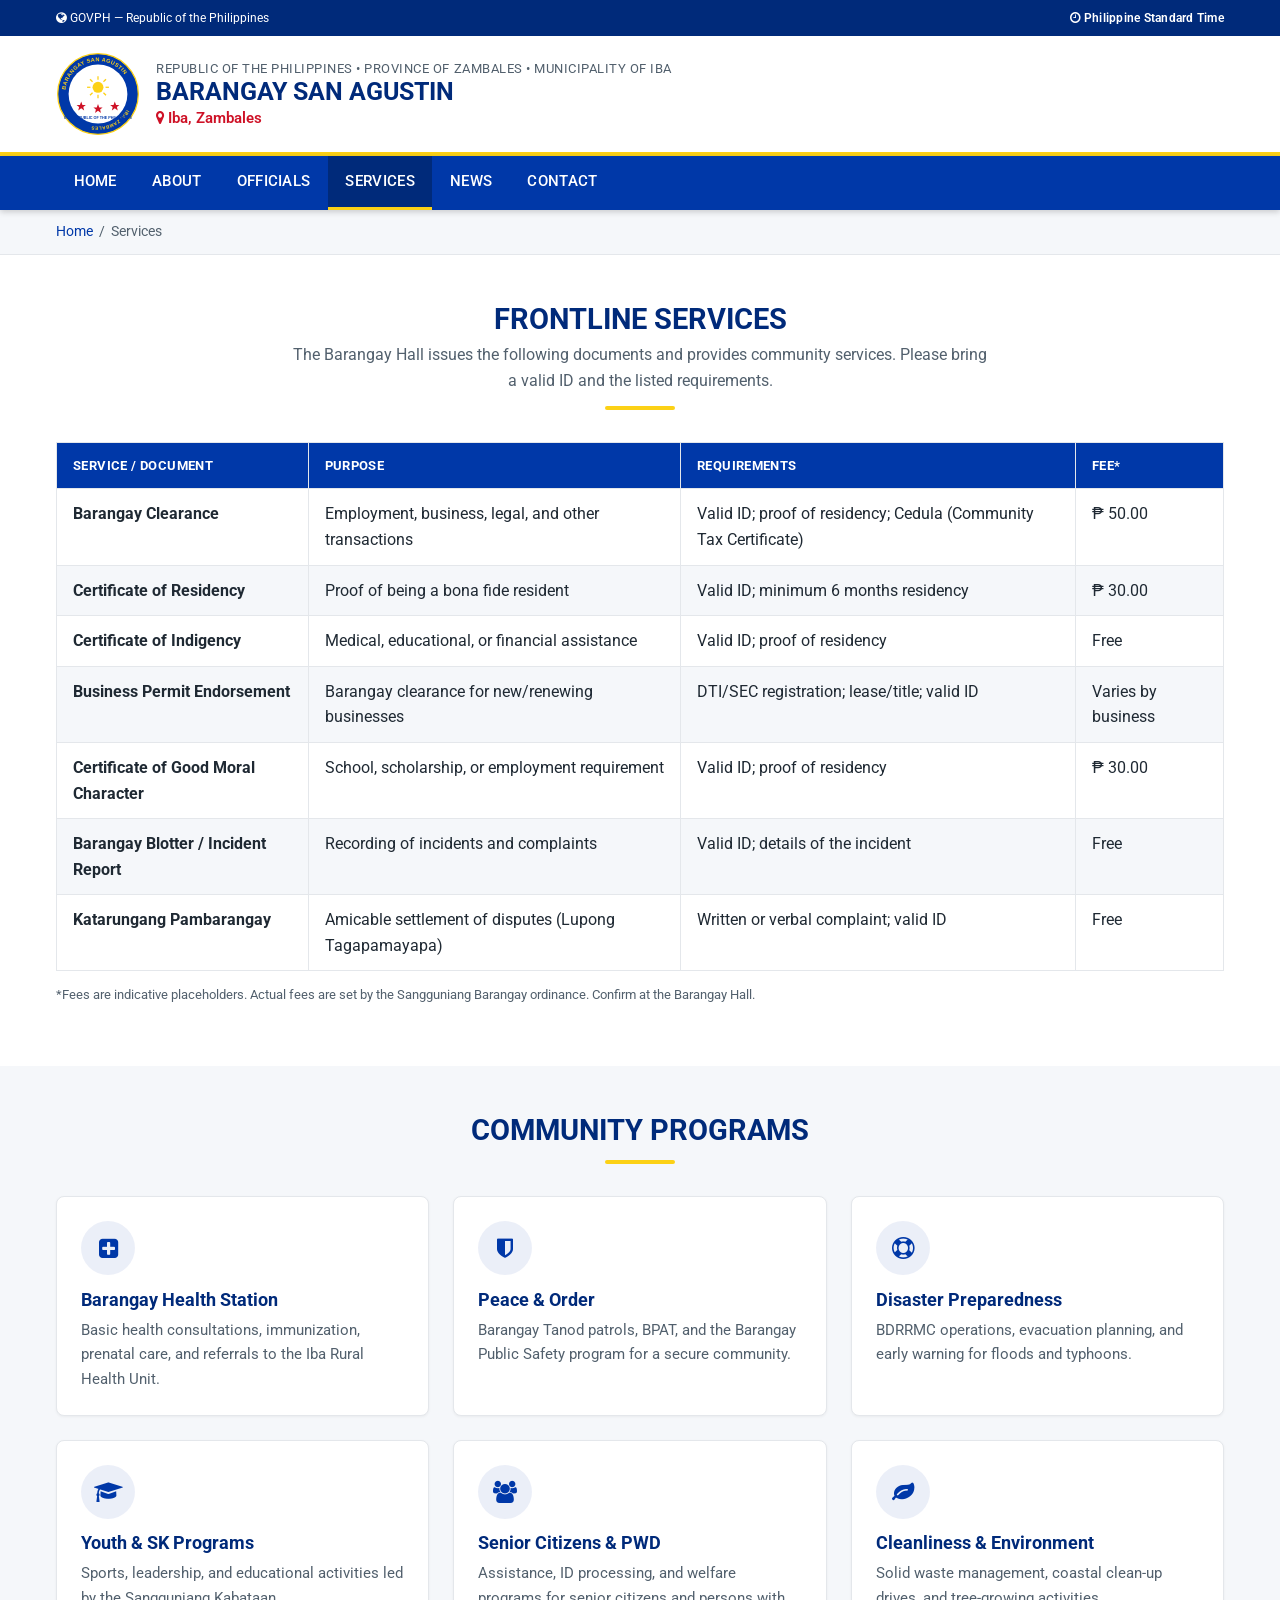
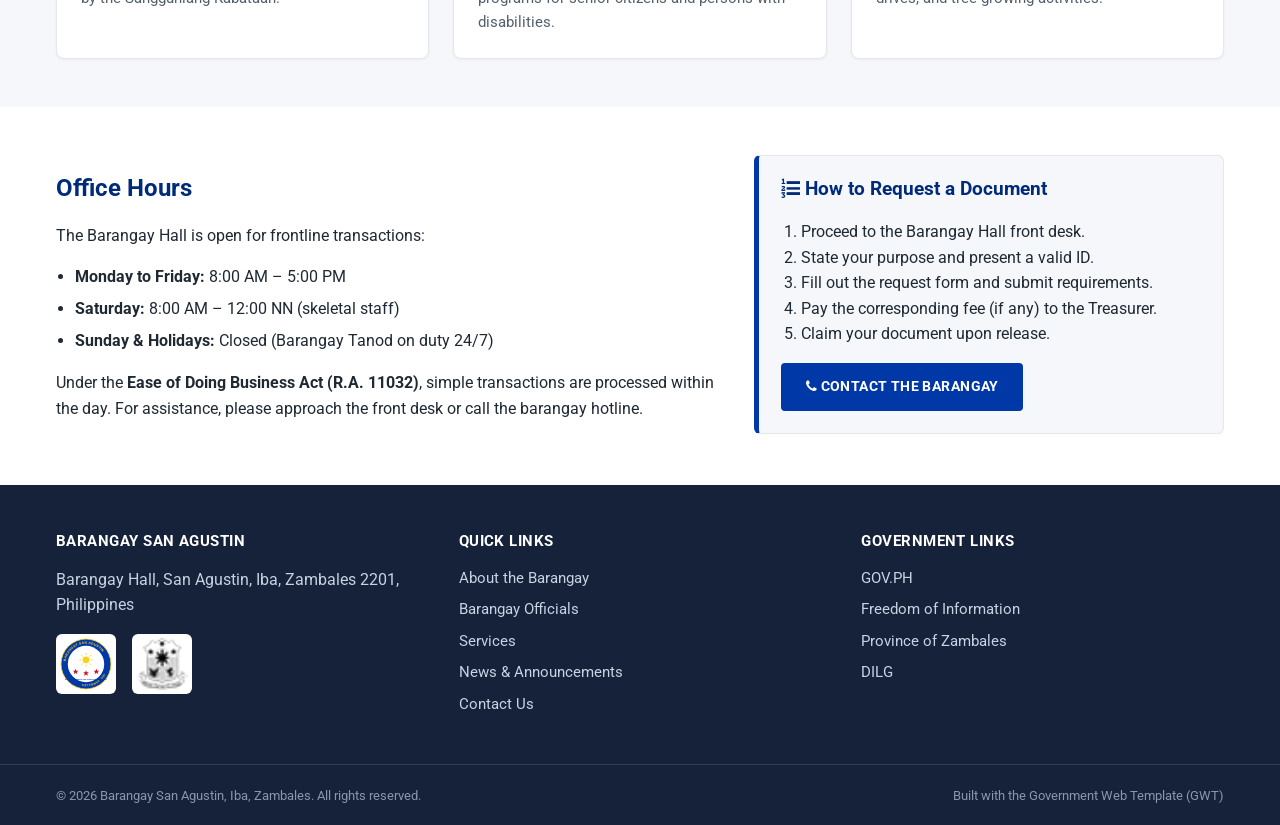
<file: barangay-san-agustin/services.html>
<!DOCTYPE html>
<html lang="en">
<head>
  <meta charset="utf-8">
  <meta name="viewport" content="width=device-width, initial-scale=1">
  <title>Services — Barangay San Agustin, Iba, Zambales</title>
  <meta name="description" content="Documents, requirements, and frontline services offered by Barangay San Agustin, Iba, Zambales.">
  <link rel="icon" href="assets/img/favicon.ico">
  <link rel="stylesheet" href="https://cdnjs.cloudflare.com/ajax/libs/font-awesome/4.7.0/css/font-awesome.min.css">
  <link rel="stylesheet" href="https://fonts.googleapis.com/css?family=Roboto:300,400,500,700,800">
  <link rel="stylesheet" href="assets/css/site.css">
</head>
<body>

  <div class="gov-strip">
    <div class="container">
      <span><i class="fa fa-globe"></i> GOVPH &mdash; Republic of the Philippines</span>
      <span class="pst"><i class="fa fa-clock-o"></i> Philippine Standard Time</span>
    </div>
  </div>

  <header class="masthead">
    <div class="container">
      <div class="seal"><img src="assets/img/barangay-seal.svg" alt="Seal of Barangay San Agustin"></div>
      <div class="titles">
        <p class="republic">Republic of the Philippines &bull; Province of Zambales &bull; Municipality of Iba</p>
        <h1 class="agency">Barangay San Agustin</h1>
        <p class="place"><i class="fa fa-map-marker"></i> Iba, Zambales</p>
      </div>
    </div>
  </header>

  <nav class="navbar">
    <div class="container">
      <button class="nav-toggle" aria-label="Toggle menu" onclick="document.getElementById('menu').classList.toggle('open')"><i class="fa fa-bars"></i></button>
      <ul id="menu">
        <li><a href="index.html">Home</a></li>
        <li><a href="about.html">About</a></li>
        <li><a href="officials.html">Officials</a></li>
        <li><a class="active" href="services.html">Services</a></li>
        <li><a href="news.html">News</a></li>
        <li><a href="contact.html">Contact</a></li>
      </ul>
    </div>
  </nav>

  <div class="crumbs"><div class="container"><a href="index.html">Home</a> &nbsp;/&nbsp; Services</div></div>

  <section class="section">
    <div class="container">
      <div class="section-head">
        <h2>Frontline Services</h2>
        <p class="lead">The Barangay Hall issues the following documents and provides community services. Please bring a valid ID and the listed requirements.</p>
      </div>

      <div class="table-wrap">
        <table class="gov">
          <thead>
            <tr><th>Service / Document</th><th>Purpose</th><th>Requirements</th><th>Fee*</th></tr>
          </thead>
          <tbody>
            <tr>
              <td><strong>Barangay Clearance</strong></td>
              <td>Employment, business, legal, and other transactions</td>
              <td>Valid ID; proof of residency; Cedula (Community Tax Certificate)</td>
              <td>&#8369; 50.00</td>
            </tr>
            <tr>
              <td><strong>Certificate of Residency</strong></td>
              <td>Proof of being a bona fide resident</td>
              <td>Valid ID; minimum 6 months residency</td>
              <td>&#8369; 30.00</td>
            </tr>
            <tr>
              <td><strong>Certificate of Indigency</strong></td>
              <td>Medical, educational, or financial assistance</td>
              <td>Valid ID; proof of residency</td>
              <td>Free</td>
            </tr>
            <tr>
              <td><strong>Business Permit Endorsement</strong></td>
              <td>Barangay clearance for new/renewing businesses</td>
              <td>DTI/SEC registration; lease/title; valid ID</td>
              <td>Varies by business</td>
            </tr>
            <tr>
              <td><strong>Certificate of Good Moral Character</strong></td>
              <td>School, scholarship, or employment requirement</td>
              <td>Valid ID; proof of residency</td>
              <td>&#8369; 30.00</td>
            </tr>
            <tr>
              <td><strong>Barangay Blotter / Incident Report</strong></td>
              <td>Recording of incidents and complaints</td>
              <td>Valid ID; details of the incident</td>
              <td>Free</td>
            </tr>
            <tr>
              <td><strong>Katarungang Pambarangay</strong></td>
              <td>Amicable settlement of disputes (Lupong Tagapamayapa)</td>
              <td>Written or verbal complaint; valid ID</td>
              <td>Free</td>
            </tr>
          </tbody>
        </table>
      </div>
      <p style="font-size:0.82rem;color:#52606d;margin-top:0.8rem;">*Fees are indicative placeholders. Actual fees are set by the Sangguniang Barangay ordinance. Confirm at the Barangay Hall.</p>
    </div>
  </section>

  <section class="section alt">
    <div class="container">
      <div class="section-head"><h2>Community Programs</h2></div>
      <div class="grid grid-3">
        <div class="card"><div class="icon"><i class="fa fa-plus-square"></i></div><h3>Barangay Health Station</h3><p>Basic health consultations, immunization, prenatal care, and referrals to the Iba Rural Health Unit.</p></div>
        <div class="card"><div class="icon"><i class="fa fa-shield"></i></div><h3>Peace &amp; Order</h3><p>Barangay Tanod patrols, BPAT, and the Barangay Public Safety program for a secure community.</p></div>
        <div class="card"><div class="icon"><i class="fa fa-life-ring"></i></div><h3>Disaster Preparedness</h3><p>BDRRMC operations, evacuation planning, and early warning for floods and typhoons.</p></div>
        <div class="card"><div class="icon"><i class="fa fa-graduation-cap"></i></div><h3>Youth &amp; SK Programs</h3><p>Sports, leadership, and educational activities led by the Sangguniang Kabataan.</p></div>
        <div class="card"><div class="icon"><i class="fa fa-users"></i></div><h3>Senior Citizens &amp; PWD</h3><p>Assistance, ID processing, and welfare programs for senior citizens and persons with disabilities.</p></div>
        <div class="card"><div class="icon"><i class="fa fa-leaf"></i></div><h3>Cleanliness &amp; Environment</h3><p>Solid waste management, coastal clean-up drives, and tree-growing activities.</p></div>
      </div>
    </div>
  </section>

  <section class="section">
    <div class="container">
      <div class="two-col">
        <div class="prose">
          <h2>Office Hours</h2>
          <p>The Barangay Hall is open for frontline transactions:</p>
          <ul>
            <li><strong>Monday to Friday:</strong> 8:00 AM &ndash; 5:00 PM</li>
            <li><strong>Saturday:</strong> 8:00 AM &ndash; 12:00 NN (skeletal staff)</li>
            <li><strong>Sunday &amp; Holidays:</strong> Closed (Barangay Tanod on duty 24/7)</li>
          </ul>
          <p>Under the <strong>Ease of Doing Business Act (R.A. 11032)</strong>, simple transactions are processed within the day. For assistance, please approach the front desk or call the barangay hotline.</p>
        </div>
        <div class="panel">
          <h3><i class="fa fa-list-ol"></i> How to Request a Document</h3>
          <ol style="padding-left:1.2rem;">
            <li>Proceed to the Barangay Hall front desk.</li>
            <li>State your purpose and present a valid ID.</li>
            <li>Fill out the request form and submit requirements.</li>
            <li>Pay the corresponding fee (if any) to the Treasurer.</li>
            <li>Claim your document upon release.</li>
          </ol>
          <a class="btn btn-blue" href="contact.html"><i class="fa fa-phone"></i> Contact the Barangay</a>
        </div>
      </div>
    </div>
  </section>

  <footer class="site-footer">
    <div class="container">
      <div class="grid grid-3">
        <div>
          <h4>Barangay San Agustin</h4>
          <p>Barangay Hall, San Agustin, Iba, Zambales 2201, Philippines</p>
          <div class="footer-seals">
            <img src="assets/img/barangay-seal.svg" alt="Barangay Seal">
            <img src="assets/img/seal-govph.png" alt="GOVPH Seal">
          </div>
        </div>
        <div>
          <h4>Quick Links</h4>
          <ul>
            <li><a href="about.html">About the Barangay</a></li>
            <li><a href="officials.html">Barangay Officials</a></li>
            <li><a href="services.html">Services</a></li>
            <li><a href="news.html">News &amp; Announcements</a></li>
            <li><a href="contact.html">Contact Us</a></li>
          </ul>
        </div>
        <div>
          <h4>Government Links</h4>
          <ul>
            <li><a href="https://www.gov.ph" target="_blank" rel="noopener">GOV.PH</a></li>
            <li><a href="https://www.foi.gov.ph" target="_blank" rel="noopener">Freedom of Information</a></li>
            <li><a href="https://zambales.gov.ph" target="_blank" rel="noopener">Province of Zambales</a></li>
            <li><a href="https://www.dilg.gov.ph" target="_blank" rel="noopener">DILG</a></li>
          </ul>
        </div>
      </div>
    </div>
    <div class="footer-bottom">
      <div class="container">
        <span>&copy; 2026 Barangay San Agustin, Iba, Zambales. All rights reserved.</span>
        <span>Built with the Government Web Template (GWT)</span>
      </div>
    </div>
  </footer>

</body>
</html>
</file>
<file: barangay-san-agustin/assets/css/site.css>
/*
 * Barangay San Agustin, Iba, Zambales — Official Website
 * Built on the Philippine Government Web Template (GWT)
 * Styling layered on top of ZURB Foundation 6 + theme.css
 */

:root {
  --gov-blue: #0038a8;      /* Philippine flag blue */
  --gov-blue-dark: #002a7a;
  --gov-red: #ce1126;       /* Philippine flag red */
  --gov-gold: #fcd116;      /* Philippine flag gold */
  --ink: #1f2933;
  --muted: #52606d;
  --line: #e4e7eb;
  --bg-soft: #f5f7fa;
}

* { box-sizing: border-box; }

body {
  font-family: "Roboto", "Helvetica Neue", Helvetica, Arial, sans-serif;
  color: var(--ink);
  margin: 0;
  background: #fff;
  line-height: 1.6;
}

h1, h2, h3, h4, h5, h6 {
  font-family: "Roboto", Helvetica, Arial, sans-serif;
  color: var(--gov-blue-dark);
  line-height: 1.15;
}

a { color: var(--gov-blue); }
a:hover { color: var(--gov-red); }

.container { max-width: 1200px; margin: 0 auto; padding: 0 1rem; }

/* ---------- Top utility strip ---------- */
.gov-strip {
  background: var(--gov-blue-dark);
  color: #fff;
  font-size: 0.78rem;
}
.gov-strip .container {
  display: flex;
  align-items: center;
  justify-content: space-between;
  flex-wrap: wrap;
  min-height: 36px;
  gap: 0.5rem;
}
.gov-strip a { color: #fff; text-decoration: none; }
.gov-strip a:hover { color: var(--gov-gold); }
.gov-strip .pst { font-weight: 600; letter-spacing: 0.02em; }

/* ---------- Masthead ---------- */
.masthead {
  background: #fff;
  border-bottom: 4px solid var(--gov-gold);
}
.masthead .container {
  display: flex;
  align-items: center;
  gap: 1rem;
  padding-top: 1rem;
  padding-bottom: 1rem;
}
.masthead .seal {
  width: 84px;
  height: 84px;
  flex: 0 0 auto;
}
.masthead .seal img,
.masthead .seal svg { width: 100%; height: 100%; object-fit: contain; }
.masthead .titles { line-height: 1.25; }
.masthead .titles .republic { font-size: 0.8rem; color: var(--muted); text-transform: uppercase; letter-spacing: 0.04em; margin: 0; }
.masthead .titles .agency {
  font-size: 1.55rem;
  margin: 0.1rem 0 0;
  color: var(--gov-blue-dark);
  text-transform: uppercase;
  font-weight: 700;
}
.masthead .titles .place { font-size: 0.92rem; color: var(--gov-red); margin: 0.15rem 0 0; font-weight: 600; }

/* ---------- Navigation ---------- */
.navbar { background: var(--gov-blue); position: sticky; top: 0; z-index: 50; box-shadow: 0 2px 6px rgba(0,0,0,0.18); }
.navbar .container { display: flex; align-items: center; flex-wrap: wrap; }
.navbar ul { list-style: none; margin: 0; padding: 0; display: flex; flex-wrap: wrap; }
.navbar a {
  display: block;
  color: #fff;
  text-decoration: none;
  padding: 0.85rem 1.1rem;
  font-size: 0.92rem;
  font-weight: 500;
  text-transform: uppercase;
  letter-spacing: 0.02em;
  transition: background 0.2s ease;
}
.navbar a:hover { background: var(--gov-blue-dark); color: var(--gov-gold); }
.navbar a.active { background: var(--gov-blue-dark); border-bottom: 3px solid var(--gov-gold); }
.nav-toggle { display: none; background: none; border: 0; color: #fff; font-size: 1.5rem; padding: 0.6rem 1rem; cursor: pointer; margin-left: auto; }

@media screen and (max-width: 760px) {
  .navbar .container { align-items: stretch; }
  .nav-toggle { display: block; }
  .navbar ul { flex-direction: column; width: 100%; display: none; }
  .navbar ul.open { display: flex; }
  .navbar a { border-top: 1px solid rgba(255,255,255,0.12); }
  .masthead .container { flex-direction: column; text-align: center; }
}

/* ---------- Hero ---------- */
.hero {
  position: relative;
  background: linear-gradient(135deg, var(--gov-blue) 0%, var(--gov-blue-dark) 70%);
  color: #fff;
  padding: 4rem 0;
  text-align: center;
  overflow: hidden;
}
.hero::after {
  content: "";
  position: absolute; left: 0; right: 0; bottom: 0; height: 6px;
  background: linear-gradient(90deg, var(--gov-red) 0 33%, var(--gov-blue-dark) 33% 66%, var(--gov-gold) 66% 100%);
}
.hero h1 { color: #fff; font-size: 2.4rem; margin: 0 0 0.6rem; text-transform: uppercase; }
.hero p { font-size: 1.1rem; max-width: 720px; margin: 0 auto 1.4rem; color: #e9eefb; }
.hero .btn-row { display: flex; gap: 0.8rem; justify-content: center; flex-wrap: wrap; }

/* ---------- Buttons ---------- */
.btn {
  display: inline-block;
  background: var(--gov-gold);
  color: var(--gov-blue-dark);
  padding: 0.7rem 1.4rem;
  border-radius: 4px;
  text-decoration: none;
  font-weight: 700;
  text-transform: uppercase;
  font-size: 0.85rem;
  letter-spacing: 0.03em;
  border: 2px solid transparent;
  transition: all 0.2s ease;
}
.btn:hover { background: #ffdf3d; color: var(--gov-blue-dark); }
.btn.btn-outline { background: transparent; color: #fff; border-color: #fff; }
.btn.btn-outline:hover { background: #fff; color: var(--gov-blue-dark); }
.btn.btn-blue { background: var(--gov-blue); color: #fff; }
.btn.btn-blue:hover { background: var(--gov-blue-dark); }

/* ---------- Sections ---------- */
.section { padding: 3rem 0; }
.section.alt { background: var(--bg-soft); }
.section-head { text-align: center; margin-bottom: 2rem; }
.section-head h2 { font-size: 1.8rem; text-transform: uppercase; margin: 0 0 0.4rem; }
.section-head .lead { color: var(--muted); max-width: 700px; margin: 0 auto; }
.section-head::after {
  content: ""; display: block; width: 70px; height: 4px;
  background: var(--gov-gold); margin: 0.8rem auto 0; border-radius: 2px;
}

/* ---------- Grid helpers ---------- */
.grid { display: grid; gap: 1.5rem; }
.grid-2 { grid-template-columns: repeat(2, 1fr); }
.grid-3 { grid-template-columns: repeat(3, 1fr); }
.grid-4 { grid-template-columns: repeat(4, 1fr); }
@media screen and (max-width: 860px) { .grid-3, .grid-4 { grid-template-columns: repeat(2, 1fr); } }
@media screen and (max-width: 560px) { .grid-2, .grid-3, .grid-4 { grid-template-columns: 1fr; } }

/* ---------- Cards ---------- */
.card {
  background: #fff;
  border: 1px solid var(--line);
  border-radius: 8px;
  padding: 1.5rem;
  box-shadow: 0 1px 3px rgba(0,0,0,0.05);
  transition: transform 0.2s ease, box-shadow 0.2s ease;
}
.card:hover { transform: translateY(-4px); box-shadow: 0 8px 20px rgba(0,0,0,0.10); }
.card .icon {
  width: 54px; height: 54px; border-radius: 50%;
  background: rgba(0,56,168,0.08); color: var(--gov-blue);
  display: flex; align-items: center; justify-content: center;
  font-size: 1.4rem; margin-bottom: 0.9rem;
}
.card h3 { font-size: 1.1rem; margin: 0 0 0.5rem; text-transform: none; }
.card p { margin: 0; color: var(--muted); font-size: 0.95rem; }

/* ---------- Stats ---------- */
.stats { background: var(--gov-blue-dark); color: #fff; }
.stats .grid-4 { text-align: center; }
.stat .num { font-size: 2.4rem; font-weight: 800; color: var(--gov-gold); display: block; line-height: 1; }
.stat .label { text-transform: uppercase; letter-spacing: 0.05em; font-size: 0.82rem; color: #cdd7f0; margin-top: 0.4rem; }

/* ---------- Officials ---------- */
.official {
  text-align: center; background: #fff; border: 1px solid var(--line);
  border-radius: 8px; padding: 1.5rem 1rem; box-shadow: 0 1px 3px rgba(0,0,0,0.05);
}
.official .avatar {
  width: 96px; height: 96px; border-radius: 50%; margin: 0 auto 0.9rem;
  background: linear-gradient(135deg, var(--gov-blue), var(--gov-blue-dark));
  color: #fff; display: flex; align-items: center; justify-content: center;
  font-size: 2rem; font-weight: 700; border: 4px solid var(--gov-gold);
}
.official .name { font-weight: 700; color: var(--gov-blue-dark); font-size: 1.05rem; }
.official .role { color: var(--gov-red); font-size: 0.85rem; text-transform: uppercase; letter-spacing: 0.03em; margin-top: 0.2rem; }
.official.captain { border-color: var(--gov-gold); border-width: 2px; }

/* ---------- Lists / content ---------- */
.prose { max-width: 820px; }
.prose h3 { margin-top: 1.6rem; }
.prose ul { padding-left: 1.2rem; }
.prose li { margin-bottom: 0.4rem; }

.two-col { display: grid; grid-template-columns: 1.4fr 1fr; gap: 2.5rem; align-items: start; }
@media screen and (max-width: 820px) { .two-col { grid-template-columns: 1fr; } }

.panel {
  background: var(--bg-soft); border: 1px solid var(--line);
  border-left: 5px solid var(--gov-blue); border-radius: 6px; padding: 1.4rem;
}
.panel h3 { margin-top: 0; }

/* ---------- News ---------- */
.news-item { border: 1px solid var(--line); border-radius: 8px; overflow: hidden; background: #fff; box-shadow: 0 1px 3px rgba(0,0,0,0.05); }
.news-item .thumb { height: 8px; background: linear-gradient(90deg, var(--gov-blue), var(--gov-gold)); }
.news-item .body { padding: 1.3rem; }
.news-item .date { font-size: 0.78rem; color: var(--gov-red); text-transform: uppercase; letter-spacing: 0.04em; font-weight: 600; }
.news-item h3 { font-size: 1.1rem; margin: 0.4rem 0 0.5rem; text-transform: none; }
.news-item p { color: var(--muted); font-size: 0.93rem; margin: 0 0 0.8rem; }
.news-item a.more { font-weight: 600; text-decoration: none; font-size: 0.88rem; }

/* ---------- Tables ---------- */
.table-wrap { overflow-x: auto; }
table.gov { width: 100%; border-collapse: collapse; background: #fff; }
table.gov th, table.gov td { padding: 0.75rem 1rem; border: 1px solid var(--line); text-align: left; vertical-align: top; }
table.gov thead th { background: var(--gov-blue); color: #fff; text-transform: uppercase; font-size: 0.82rem; letter-spacing: 0.03em; }
table.gov tbody tr:nth-child(even) { background: var(--bg-soft); }

/* ---------- Contact ---------- */
.contact-grid { display: grid; grid-template-columns: 1fr 1fr; gap: 2rem; }
@media screen and (max-width: 760px) { .contact-grid { grid-template-columns: 1fr; } }
.info-line { display: flex; gap: 0.8rem; margin-bottom: 1rem; align-items: flex-start; }
.info-line .i { color: var(--gov-blue); font-size: 1.1rem; width: 24px; text-align: center; padding-top: 2px; }
form.gov label { display: block; font-weight: 600; margin: 0.8rem 0 0.3rem; font-size: 0.9rem; }
form.gov input, form.gov textarea {
  width: 100%; padding: 0.6rem 0.7rem; border: 1px solid #cbd2d9; border-radius: 4px; font-family: inherit; font-size: 0.95rem;
}
form.gov input:focus, form.gov textarea:focus { outline: none; border-color: var(--gov-blue); box-shadow: 0 0 0 2px rgba(0,56,168,0.15); }

/* ---------- Footer ---------- */
.site-footer { background: #16213a; color: #c9d2e3; padding: 3rem 0 0; }
.site-footer a { color: #c9d2e3; text-decoration: none; }
.site-footer a:hover { color: var(--gov-gold); }
.site-footer h4 { color: #fff; text-transform: uppercase; font-size: 0.95rem; letter-spacing: 0.03em; margin: 0 0 1rem; }
.site-footer .grid-3 { gap: 2.5rem; }
.site-footer ul { list-style: none; padding: 0; margin: 0; }
.site-footer li { margin-bottom: 0.5rem; font-size: 0.92rem; }
.footer-seals { display: flex; gap: 1rem; align-items: center; margin-top: 1rem; }
.footer-seals img { height: 60px; width: auto; background: #fff; border-radius: 6px; padding: 4px; }
.footer-bottom {
  border-top: 1px solid rgba(255,255,255,0.12); margin-top: 2.5rem; padding: 1.2rem 0;
  font-size: 0.82rem; text-align: center; color: #8a96ad;
}
.footer-bottom .container { display: flex; justify-content: space-between; flex-wrap: wrap; gap: 0.5rem; }

/* breadcrumb */
.crumbs { background: var(--bg-soft); border-bottom: 1px solid var(--line); font-size: 0.85rem; }
.crumbs .container { padding: 0.7rem 1rem; color: var(--muted); }
.crumbs a { text-decoration: none; }
</file>
